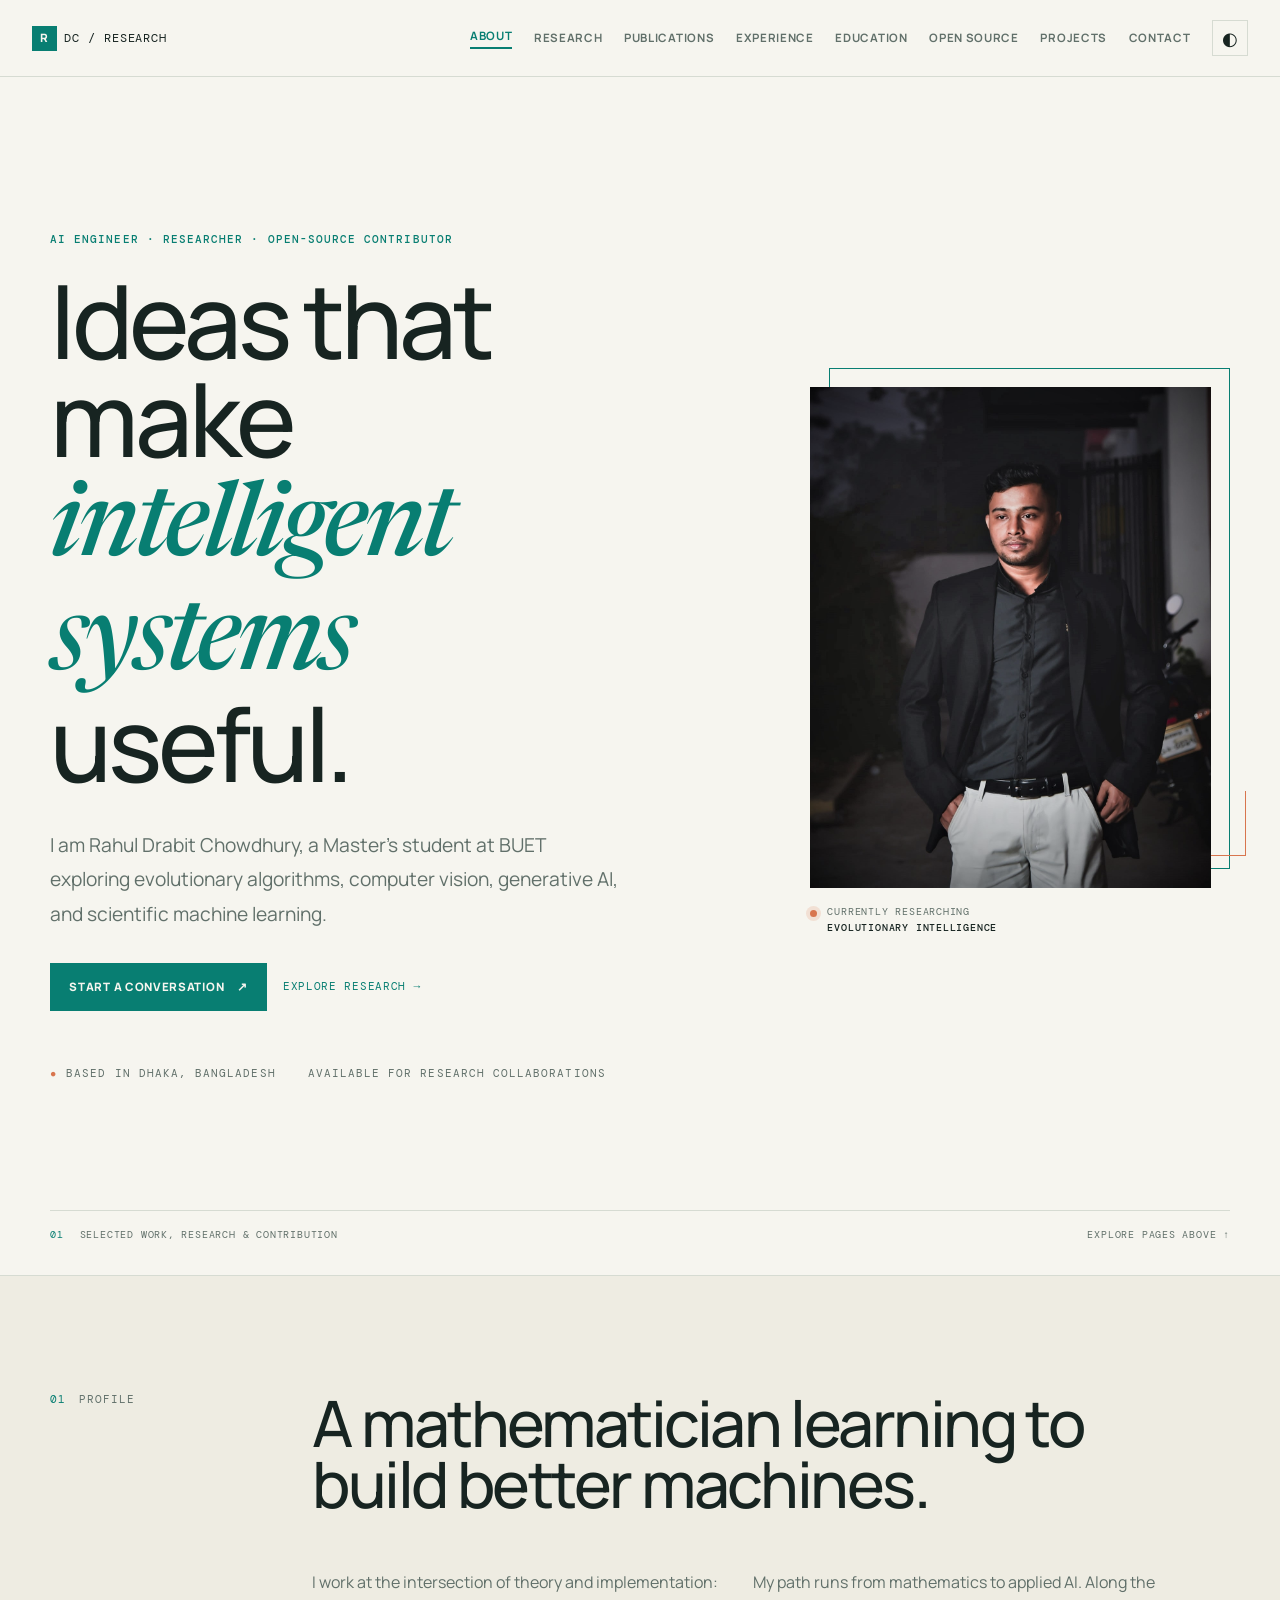
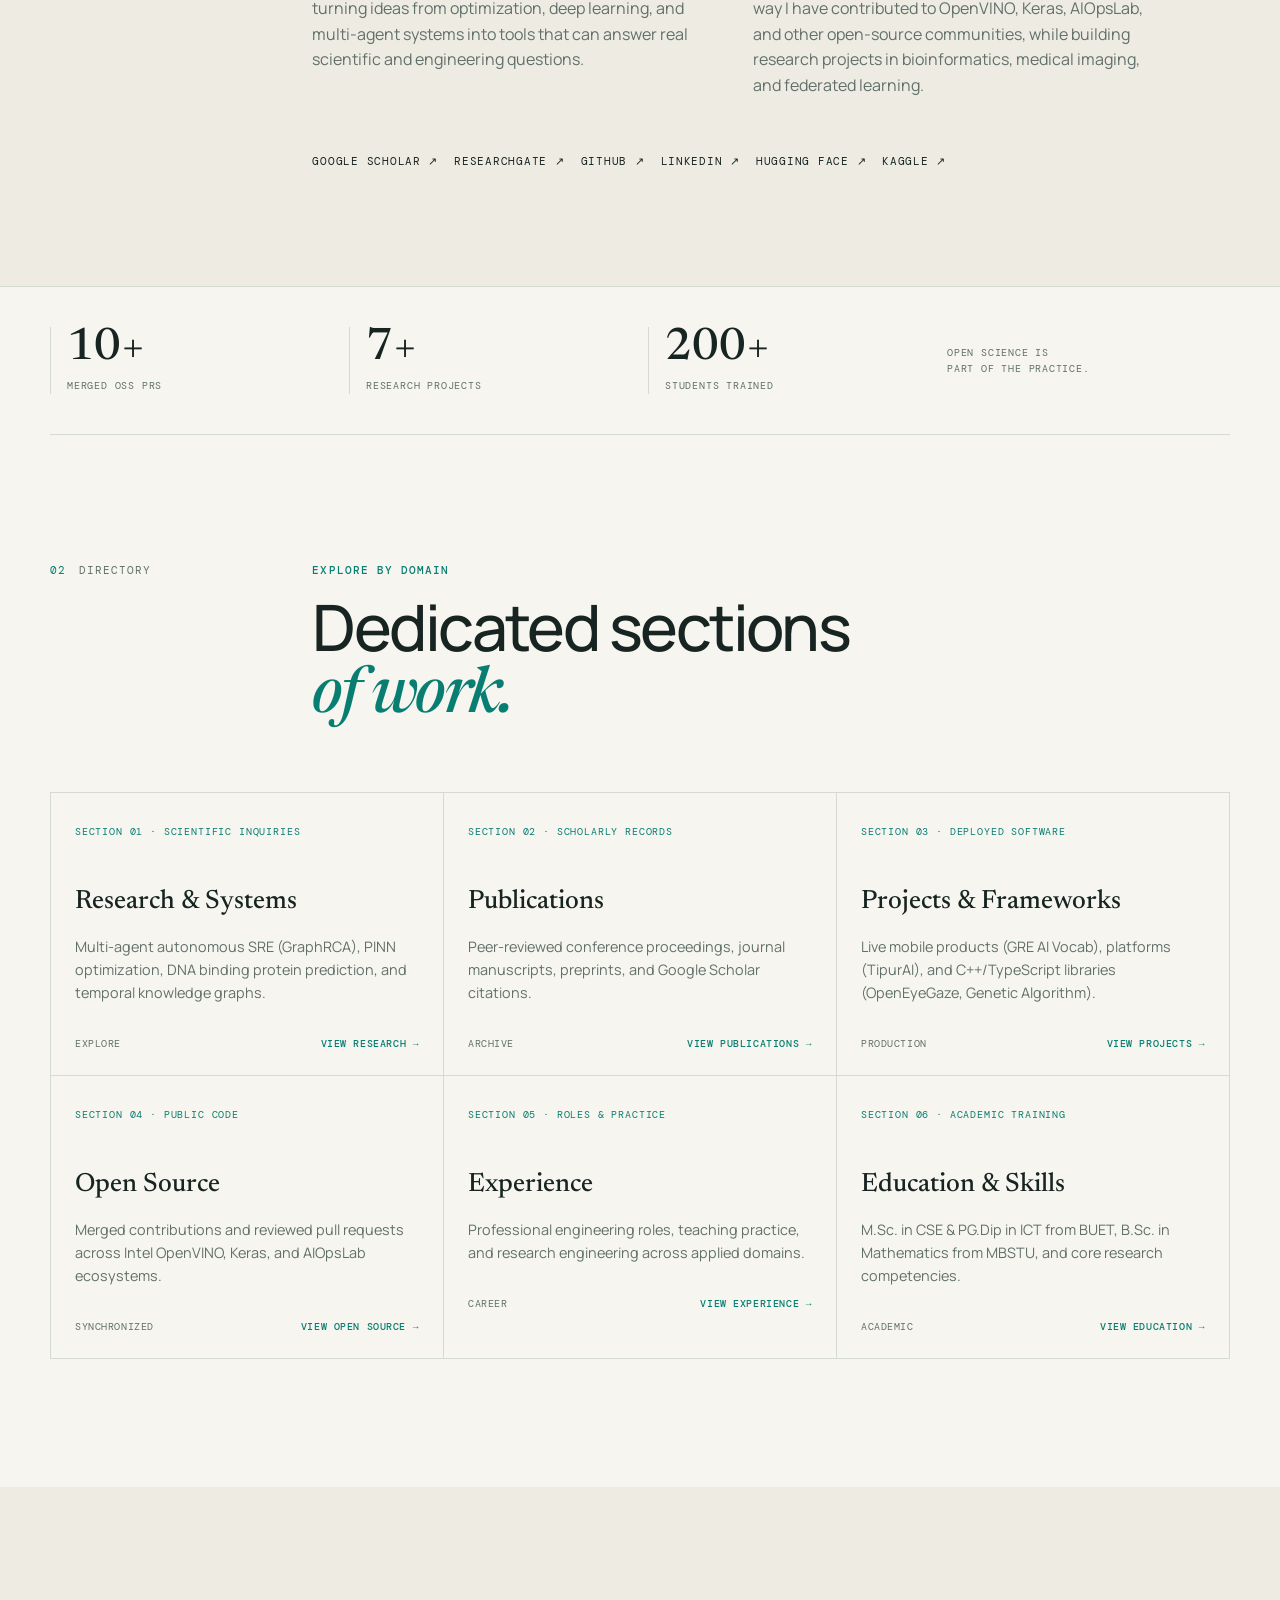
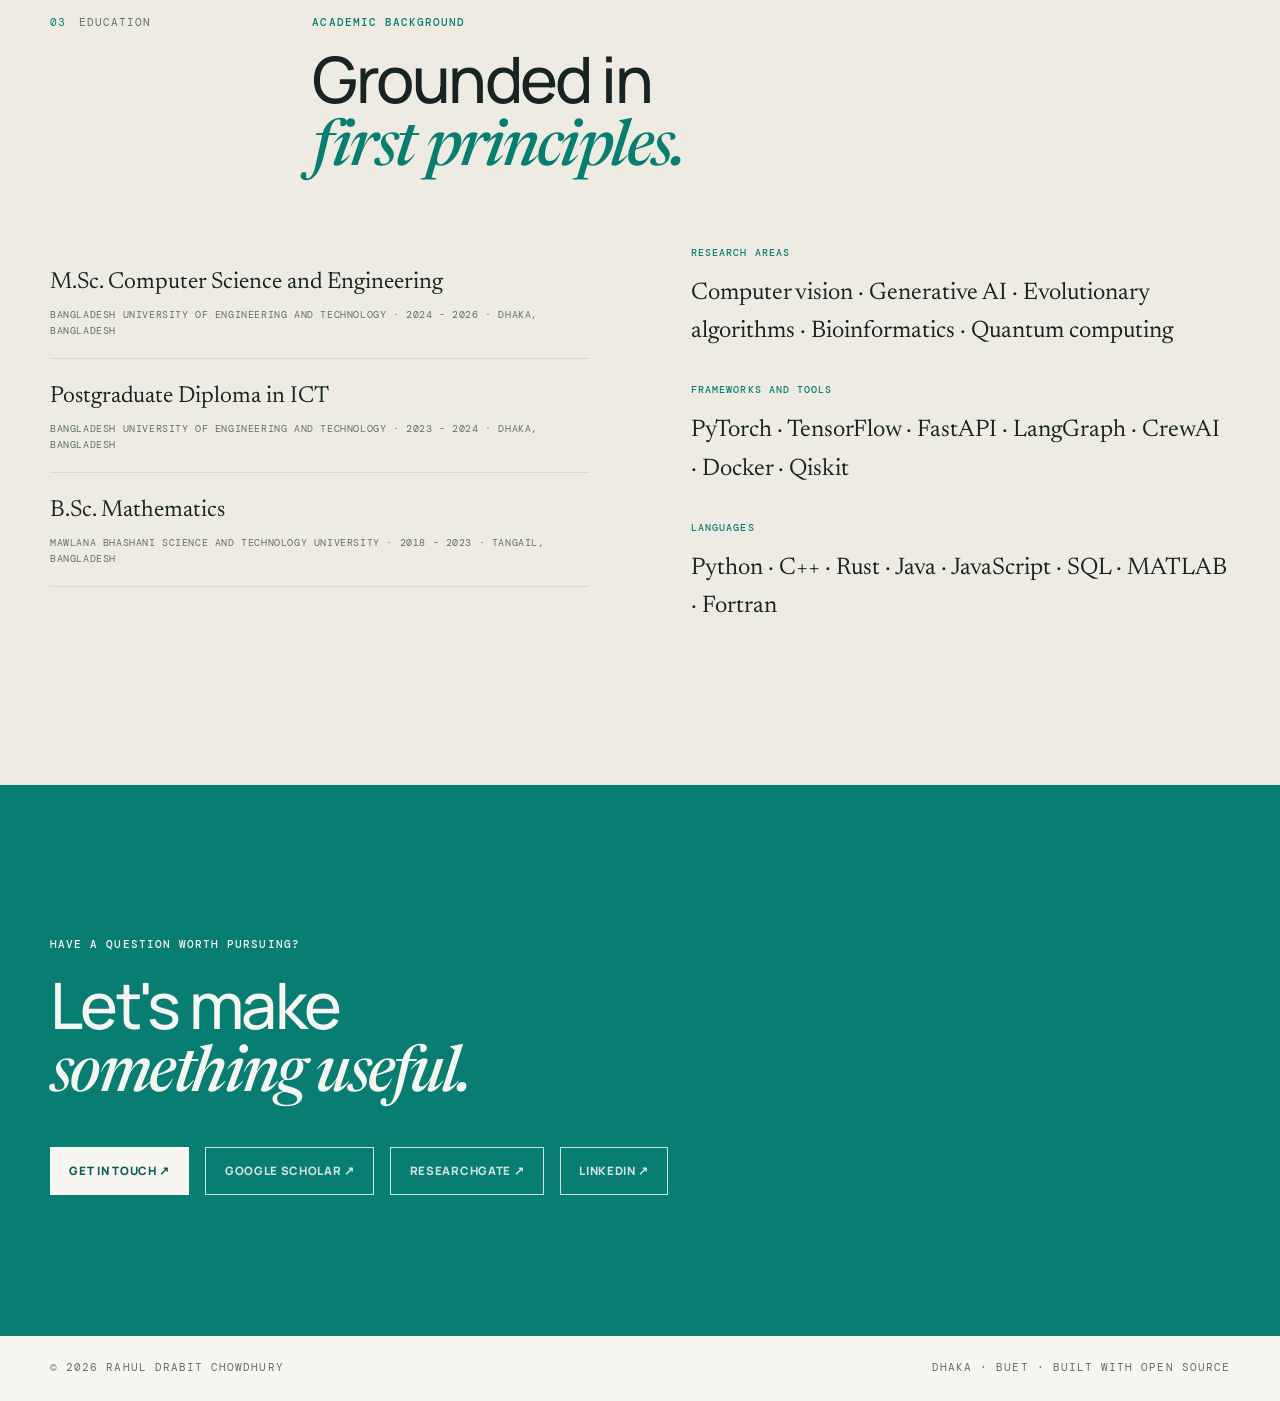
<file: index.html>
<!doctype html>
<html lang="en" data-theme="light">
<head>
  <meta charset="utf-8">
  <meta name="viewport" content="width=device-width, initial-scale=1">
  <meta name="description" content="Rahul Drabit Chowdhury is an AI engineer and researcher working across evolutionary algorithms, computer vision, and generative AI.">
  <title>Rahul Drabit Chowdhury | AI Engineer & Researcher</title>
  <script>
    (() => {
      try {
        const savedTheme = localStorage.getItem('theme');
        document.documentElement.dataset.theme = savedTheme === 'dark' ? 'dark' : 'light';
      } catch {
        document.documentElement.dataset.theme = 'light';
      }
    })();
  </script>
  <link rel="preconnect" href="https://fonts.googleapis.com">
  <link rel="preconnect" href="https://fonts.gstatic.com" crossorigin>
  <link href="https://fonts.googleapis.com/css2?family=DM+Mono:wght@400;500&family=Manrope:wght@400;500;600;700;800&family=Newsreader:opsz,wght@6..72,400;6..72,500;6..72,600;6..72,700&display=swap" rel="stylesheet">
  <link rel="stylesheet" href="css/styles.css">
  <script type="module" src="js/app.js" defer></script>
</head>
<body>
  <a class="skip-link" href="#main-content">Skip to content</a>
  <header class="site-header">
    <nav class="nav-shell" aria-label="Primary navigation">
      <a class="brand" href="index.html" aria-label="Rahul Drabit Chowdhury home"><span>R</span>DC / research</a>
      <button class="menu-toggle" type="button" aria-expanded="false" aria-controls="site-menu">
        <span class="menu-icon" aria-hidden="true">☰</span>
        <span class="sr-only">Open navigation</span>
      </button>
      <div class="nav-menu" id="site-menu">
        <a href="index.html" class="is-active" aria-current="page">About</a>
        <a href="research.html">Research</a>
        <a href="publications.html">Publications</a>
        <a href="experience.html">Experience</a>
        <a href="education.html">Education</a>
        <a href="opensource.html">Open source</a>
        <a href="projects.html">Projects</a>
        <a href="contact.html">Contact</a>
        <button class="theme-toggle" type="button" aria-label="Switch to dark theme" title="Toggle theme"><span aria-hidden="true">◐</span></button>
      </div>
    </nav>
  </header>

  <main id="main-content">
    <section class="hero section-wrap" id="top" aria-labelledby="hero-title">
      <div class="hero-grid">
        <div class="hero-copy">
          <p class="eyebrow reveal">AI engineer · researcher · open-source contributor</p>
          <h1 class="reveal" id="hero-title">Ideas that make<br><em>intelligent systems</em> useful.</h1>
          <p class="hero-lede reveal">I am Rahul Drabit Chowdhury, a Master's student at BUET exploring evolutionary algorithms, computer vision, generative AI, and scientific machine learning.</p>
          <div class="hero-actions reveal">
            <a class="button button-primary" href="contact.html">Start a conversation <span aria-hidden="true">↗</span></a>
            <a class="text-link" href="research.html">Explore research <span aria-hidden="true">→</span></a>
          </div>
          <div class="hero-meta reveal"><span>Based in Dhaka, Bangladesh</span><span>Available for research collaborations</span></div>
        </div>
        <div class="hero-portrait reveal">
          <div class="portrait-frame">
            <img src="https://rahuldrabit.github.io/images/MyImage.jpg" alt="Rahul Drabit Chowdhury" loading="eager">
          </div>
          <div class="portrait-note"><span class="status-dot"></span><span>Currently researching<br><strong>evolutionary intelligence</strong></span></div>
        </div>
      </div>
      <div class="hero-ruler" aria-hidden="true"><span>01</span><span>Selected work, research & contribution</span><span>Explore pages above ↑</span></div>
    </section>

    <section class="intro-band" id="about" aria-labelledby="about-title">
      <div class="section-wrap intro-grid">
        <div class="section-label"><span>01</span><span>Profile</span></div>
        <div class="intro-content">
          <h2 id="about-title">A mathematician learning to build better machines.</h2>
          <div class="intro-columns">
            <p>I work at the intersection of theory and implementation: turning ideas from optimization, deep learning, and multi-agent systems into tools that can answer real scientific and engineering questions.</p>
            <p>My path runs from mathematics to applied AI. Along the way I have contributed to OpenVINO, Keras, AIOpsLab, and other open-source communities, while building research projects in bioinformatics, medical imaging, and federated learning.</p>
          </div>
          <div class="link-row">
            <a href="https://scholar.google.com/citations?user=BV6XABcAAAAJ&hl=en" target="_blank" rel="noopener noreferrer">Google Scholar ↗</a>
            <a href="https://www.researchgate.net/profile/Rahul-Chowdhury-12" target="_blank" rel="noopener noreferrer">ResearchGate ↗</a>
            <a href="https://github.com/rahuldrabit" target="_blank" rel="noopener noreferrer">GitHub ↗</a>
            <a href="https://linkedin.com/in/rahuldrabit" target="_blank" rel="noopener noreferrer">LinkedIn ↗</a>
            <a href="https://huggingface.co/rahuldrabit" target="_blank" rel="noopener noreferrer">Hugging Face ↗</a>
            <a href="https://kaggle.com/rahuldrabit" target="_blank" rel="noopener noreferrer">Kaggle ↗</a>
          </div>
        </div>
      </div>
    </section>

    <section class="section-wrap metrics-section" aria-label="Portfolio metrics">
      <div class="metric"><strong id="metric-prs">6+</strong><span>merged OSS PRs</span></div>
      <div class="metric"><strong id="metric-projects">7+</strong><span>research projects</span></div>
      <div class="metric"><strong>200+</strong><span>students trained</span></div>
      <div class="metric metric-note"><span>Open science is<br>part of the practice.</span></div>
    </section>

    <section class="section-wrap content-section" id="featured-overview" aria-labelledby="highlights-title">
      <div class="section-heading reveal">
        <div class="section-label"><span>02</span><span>Directory</span></div>
        <div>
          <p class="eyebrow">Explore by domain</p>
          <h2 id="highlights-title">Dedicated sections<br><em>of work.</em></h2>
        </div>
      </div>

      <div class="directory-grid">
        <a class="contribution-card" href="research.html">
          <span class="card-kicker">Section 01 · Scientific Inquiries</span>
          <h3>Research & Systems</h3>
          <p>Multi-agent autonomous SRE (GraphRCA), PINN optimization, DNA binding protein prediction, and temporal knowledge graphs.</p>
          <div class="card-footer">
            <span>Explore</span>
            <strong>View Research →</strong>
          </div>
        </a>

        <a class="contribution-card" href="publications.html">
          <span class="card-kicker">Section 02 · Scholarly Records</span>
          <h3>Publications</h3>
          <p>Peer-reviewed conference proceedings, journal manuscripts, preprints, and Google Scholar citations.</p>
          <div class="card-footer">
            <span>Archive</span>
            <strong>View Publications →</strong>
          </div>
        </a>

        <a class="contribution-card" href="projects.html">
          <span class="card-kicker">Section 03 · Deployed Software</span>
          <h3>Projects & Frameworks</h3>
          <p>Live mobile products (GRE AI Vocab), platforms (TipurAI), and C++/TypeScript libraries (OpenEyeGaze, Genetic Algorithm).</p>
          <div class="card-footer">
            <span>Production</span>
            <strong>View Projects →</strong>
          </div>
        </a>

        <a class="contribution-card" href="opensource.html">
          <span class="card-kicker">Section 04 · Public Code</span>
          <h3>Open Source</h3>
          <p>Merged contributions and reviewed pull requests across Intel OpenVINO, Keras, and AIOpsLab ecosystems.</p>
          <div class="card-footer">
            <span>Synchronized</span>
            <strong>View Open Source →</strong>
          </div>
        </a>

        <a class="contribution-card" href="experience.html">
          <span class="card-kicker">Section 05 · Roles & Practice</span>
          <h3>Experience</h3>
          <p>Professional engineering roles, teaching practice, and research engineering across applied domains.</p>
          <div class="card-footer">
            <span>Career</span>
            <strong>View Experience →</strong>
          </div>
        </a>

        <a class="contribution-card" href="education.html">
          <span class="card-kicker">Section 06 · Academic Training</span>
          <h3>Education & Skills</h3>
          <p>M.Sc. in CSE & PG.Dip in ICT from BUET, B.Sc. in Mathematics from MBSTU, and core research competencies.</p>
          <div class="card-footer">
            <span>Academic</span>
            <strong>View Education →</strong>
          </div>
        </a>
      </div>
    </section>

    <section class="soft-band" id="education-summary" aria-labelledby="edu-summary-title">
      <div class="section-wrap content-section compact-section">
        <div class="section-heading reveal">
          <div class="section-label"><span>03</span><span>Education</span></div>
          <div>
            <p class="eyebrow">Academic background</p>
            <h2 id="edu-summary-title">Grounded in<br><em>first principles.</em></h2>
          </div>
        </div>
        <div class="education-layout">
          <div class="education-list" data-section="education">
            <p class="loading-state">Loading education...</p>
          </div>
          <div class="skills-list" data-section="skills">
            <p class="loading-state">Loading skills...</p>
          </div>
        </div>
      </div>
    </section>

    <section class="contact-band" id="contact" aria-labelledby="contact-title">
      <div class="section-wrap contact-content">
        <p class="eyebrow">Have a question worth pursuing?</p>
        <h2 id="contact-title">Let's make<br><em>something useful.</em></h2>
        <div class="contact-actions">
          <a class="button button-primary" href="contact.html">Get in touch ↗</a>
          <a class="button button-quiet" href="https://scholar.google.com/citations?user=BV6XABcAAAAJ&hl=en" target="_blank" rel="noopener noreferrer">Google Scholar ↗</a>
          <a class="button button-quiet" href="https://www.researchgate.net/profile/Rahul-Chowdhury-12" target="_blank" rel="noopener noreferrer">ResearchGate ↗</a>
          <a class="button button-quiet" href="https://linkedin.com/in/rahuldrabit" target="_blank" rel="noopener noreferrer">LinkedIn ↗</a>
        </div>
      </div>
    </section>
  </main>

  <footer class="site-footer">
    <div class="section-wrap footer-inner">
      <span>© <span id="current-year">2026</span> Rahul Drabit Chowdhury</span>
      <span>Dhaka · BUET · Built with open source</span>
    </div>
  </footer>
</body>
</html>
</file>
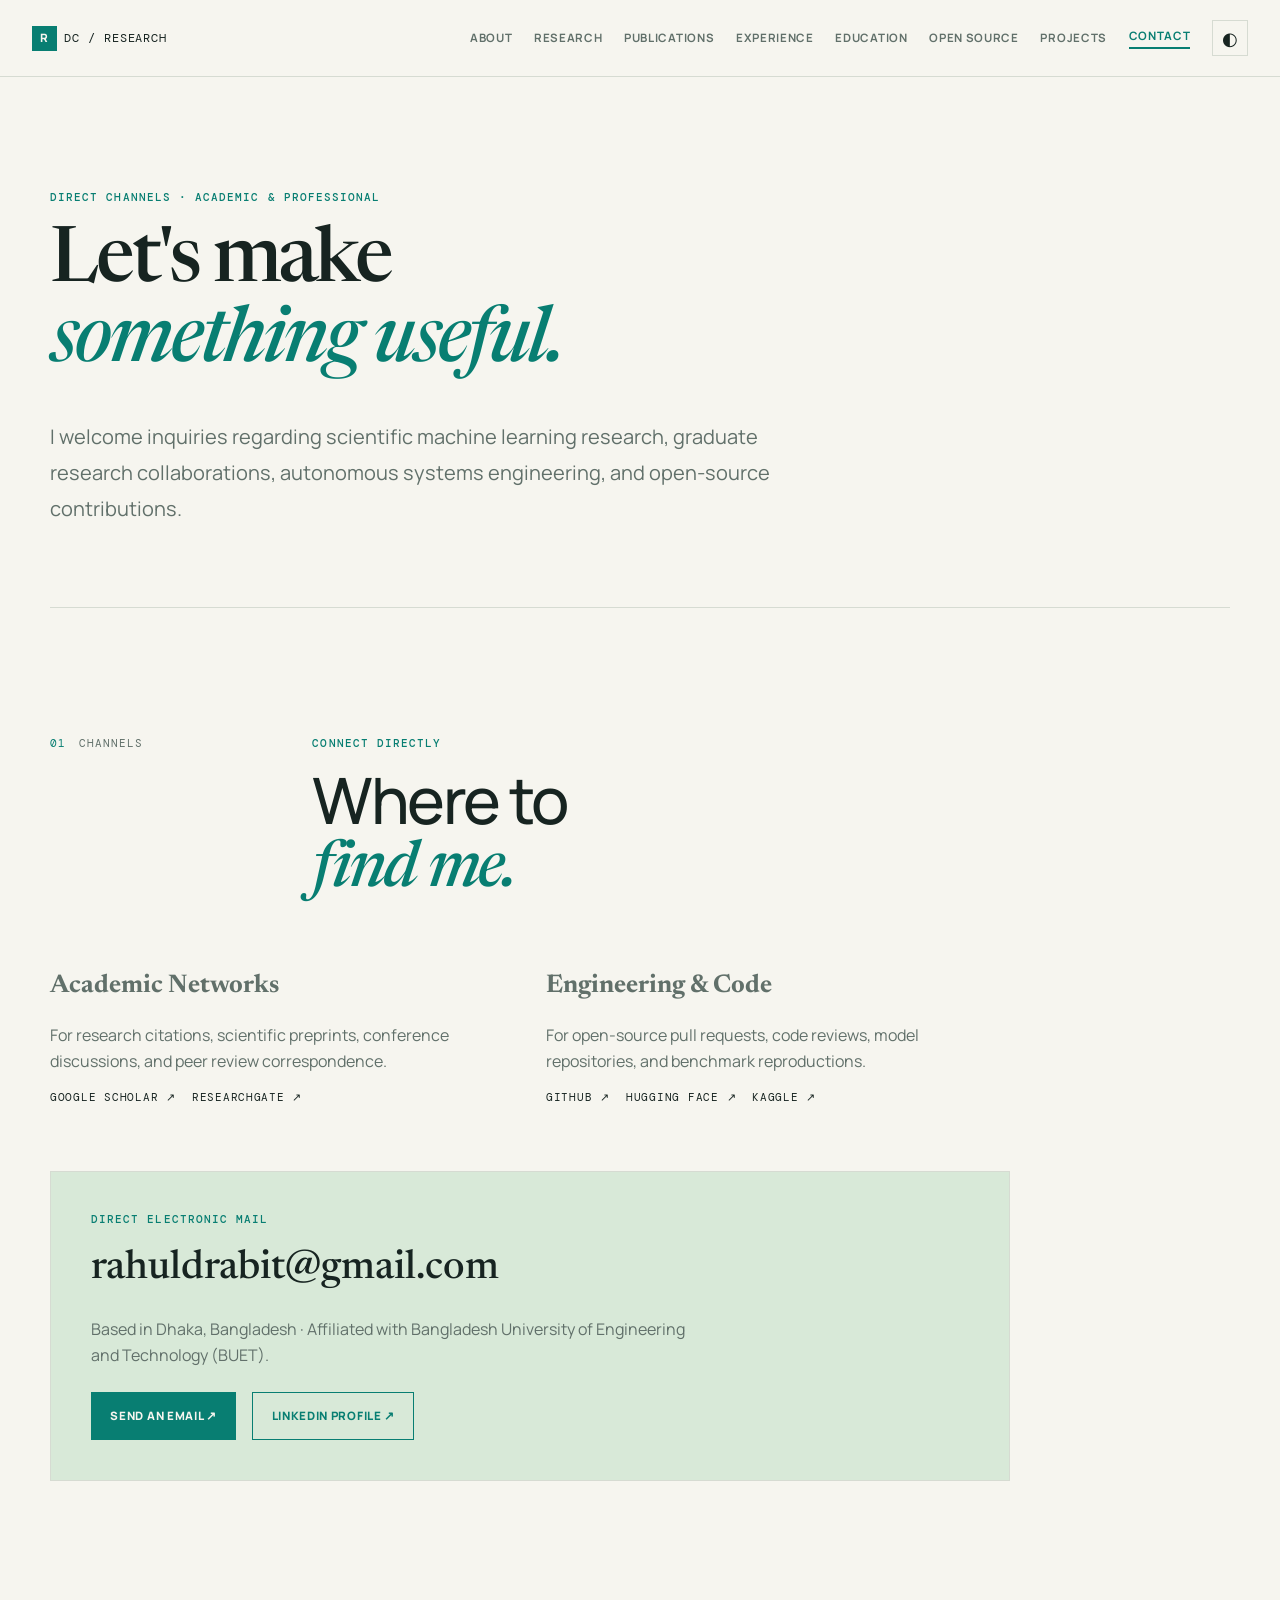
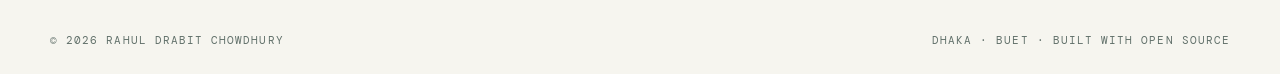
<file: contact.html>
<!doctype html>
<html lang="en" data-theme="light">
<head>
  <meta charset="utf-8">
  <meta name="viewport" content="width=device-width, initial-scale=1">
  <meta name="description" content="Contact Rahul Drabit Chowdhury - AI Engineer, Researcher, and Open Source Contributor.">
  <title>Contact | Rahul Drabit Chowdhury</title>
  <script>
    (() => {
      try {
        const savedTheme = localStorage.getItem('theme');
        document.documentElement.dataset.theme = savedTheme === 'dark' ? 'dark' : 'light';
      } catch {
        document.documentElement.dataset.theme = 'light';
      }
    })();
  </script>
  <link rel="preconnect" href="https://fonts.googleapis.com">
  <link rel="preconnect" href="https://fonts.gstatic.com" crossorigin>
  <link href="https://fonts.googleapis.com/css2?family=DM+Mono:wght@400;500&family=Manrope:wght@400;500;600;700;800&family=Newsreader:opsz,wght@6..72,400;6..72,500;6..72,600;6..72,700&display=swap" rel="stylesheet">
  <link rel="stylesheet" href="css/styles.css">
  <script type="module" src="js/app.js" defer></script>
</head>
<body>
  <a class="skip-link" href="#main-content">Skip to content</a>
  <header class="site-header">
    <nav class="nav-shell" aria-label="Primary navigation">
      <a class="brand" href="index.html" aria-label="Rahul Drabit Chowdhury home"><span>R</span>DC / research</a>
      <button class="menu-toggle" type="button" aria-expanded="false" aria-controls="site-menu">
        <span class="menu-icon" aria-hidden="true">☰</span>
        <span class="sr-only">Open navigation</span>
      </button>
      <div class="nav-menu" id="site-menu">
        <a href="index.html">About</a>
        <a href="research.html">Research</a>
        <a href="publications.html">Publications</a>
        <a href="experience.html">Experience</a>
        <a href="education.html">Education</a>
        <a href="opensource.html">Open source</a>
        <a href="projects.html">Projects</a>
        <a href="contact.html" class="is-active" aria-current="page">Contact</a>
        <button class="theme-toggle" type="button" aria-label="Switch to dark theme" title="Toggle theme"><span aria-hidden="true">◐</span></button>
      </div>
    </nav>
  </header>

  <main id="main-content">
    <section class="section-wrap hero-compact" id="top" aria-labelledby="contact-main-title">
      <p class="eyebrow reveal">Direct channels · Academic & Professional</p>
      <h1 class="reveal" id="contact-main-title">Let's make<br><em>something useful.</em></h1>
      <p class="hero-lede reveal">I welcome inquiries regarding scientific machine learning research, graduate research collaborations, autonomous systems engineering, and open-source contributions.</p>
    </section>

    <section class="section-wrap content-section" aria-labelledby="reachout-title">
      <div class="section-heading reveal">
        <div class="section-label"><span>01</span><span>Channels</span></div>
        <div>
          <p class="eyebrow">Connect directly</p>
          <h2 id="reachout-title">Where to<br><em>find me.</em></h2>
        </div>
      </div>

      <div class="intro-columns" style="max-width: 960px; margin-bottom: 4rem;">
        <div>
          <h3 style="font-family: var(--serif); font-size: 1.6rem; margin: 0 0 .5rem;">Academic Networks</h3>
          <p>For research citations, scientific preprints, conference discussions, and peer review correspondence.</p>
          <div class="link-row" style="margin-top: 1rem;">
            <a href="https://scholar.google.com/citations?user=BV6XABcAAAAJ&hl=en" target="_blank" rel="noopener noreferrer">Google Scholar ↗</a>
            <a href="https://www.researchgate.net/profile/Rahul-Chowdhury-12" target="_blank" rel="noopener noreferrer">ResearchGate ↗</a>
          </div>
        </div>

        <div>
          <h3 style="font-family: var(--serif); font-size: 1.6rem; margin: 0 0 .5rem;">Engineering & Code</h3>
          <p>For open-source pull requests, code reviews, model repositories, and benchmark reproductions.</p>
          <div class="link-row" style="margin-top: 1rem;">
            <a href="https://github.com/rahuldrabit" target="_blank" rel="noopener noreferrer">GitHub ↗</a>
            <a href="https://huggingface.co/rahuldrabit" target="_blank" rel="noopener noreferrer">Hugging Face ↗</a>
            <a href="https://kaggle.com/rahuldrabit" target="_blank" rel="noopener noreferrer">Kaggle ↗</a>
          </div>
        </div>
      </div>

      <div class="contact-card">
        <p class="eyebrow" style="margin: 0 0 .5rem;">Direct electronic mail</p>
        <h3>rahuldrabit@gmail.com</h3>
        <p style="color: var(--muted); margin: 0 0 1.5rem; max-width: 600px;">Based in Dhaka, Bangladesh · Affiliated with Bangladesh University of Engineering and Technology (BUET).</p>
        <div class="contact-actions">
          <a class="button button-primary" href="mailto:rahuldrabit@gmail.com">Send an Email ↗</a>
          <a class="button button-quiet" href="https://linkedin.com/in/rahuldrabit" target="_blank" rel="noopener noreferrer" style="border-color: var(--accent); color: var(--accent);">LinkedIn Profile ↗</a>
        </div>
      </div>
    </section>
  </main>

  <footer class="site-footer">
    <div class="section-wrap footer-inner">
      <span>© <span id="current-year">2026</span> Rahul Drabit Chowdhury</span>
      <span>Dhaka · BUET · Built with open source</span>
    </div>
  </footer>
</body>
</html>
</file>
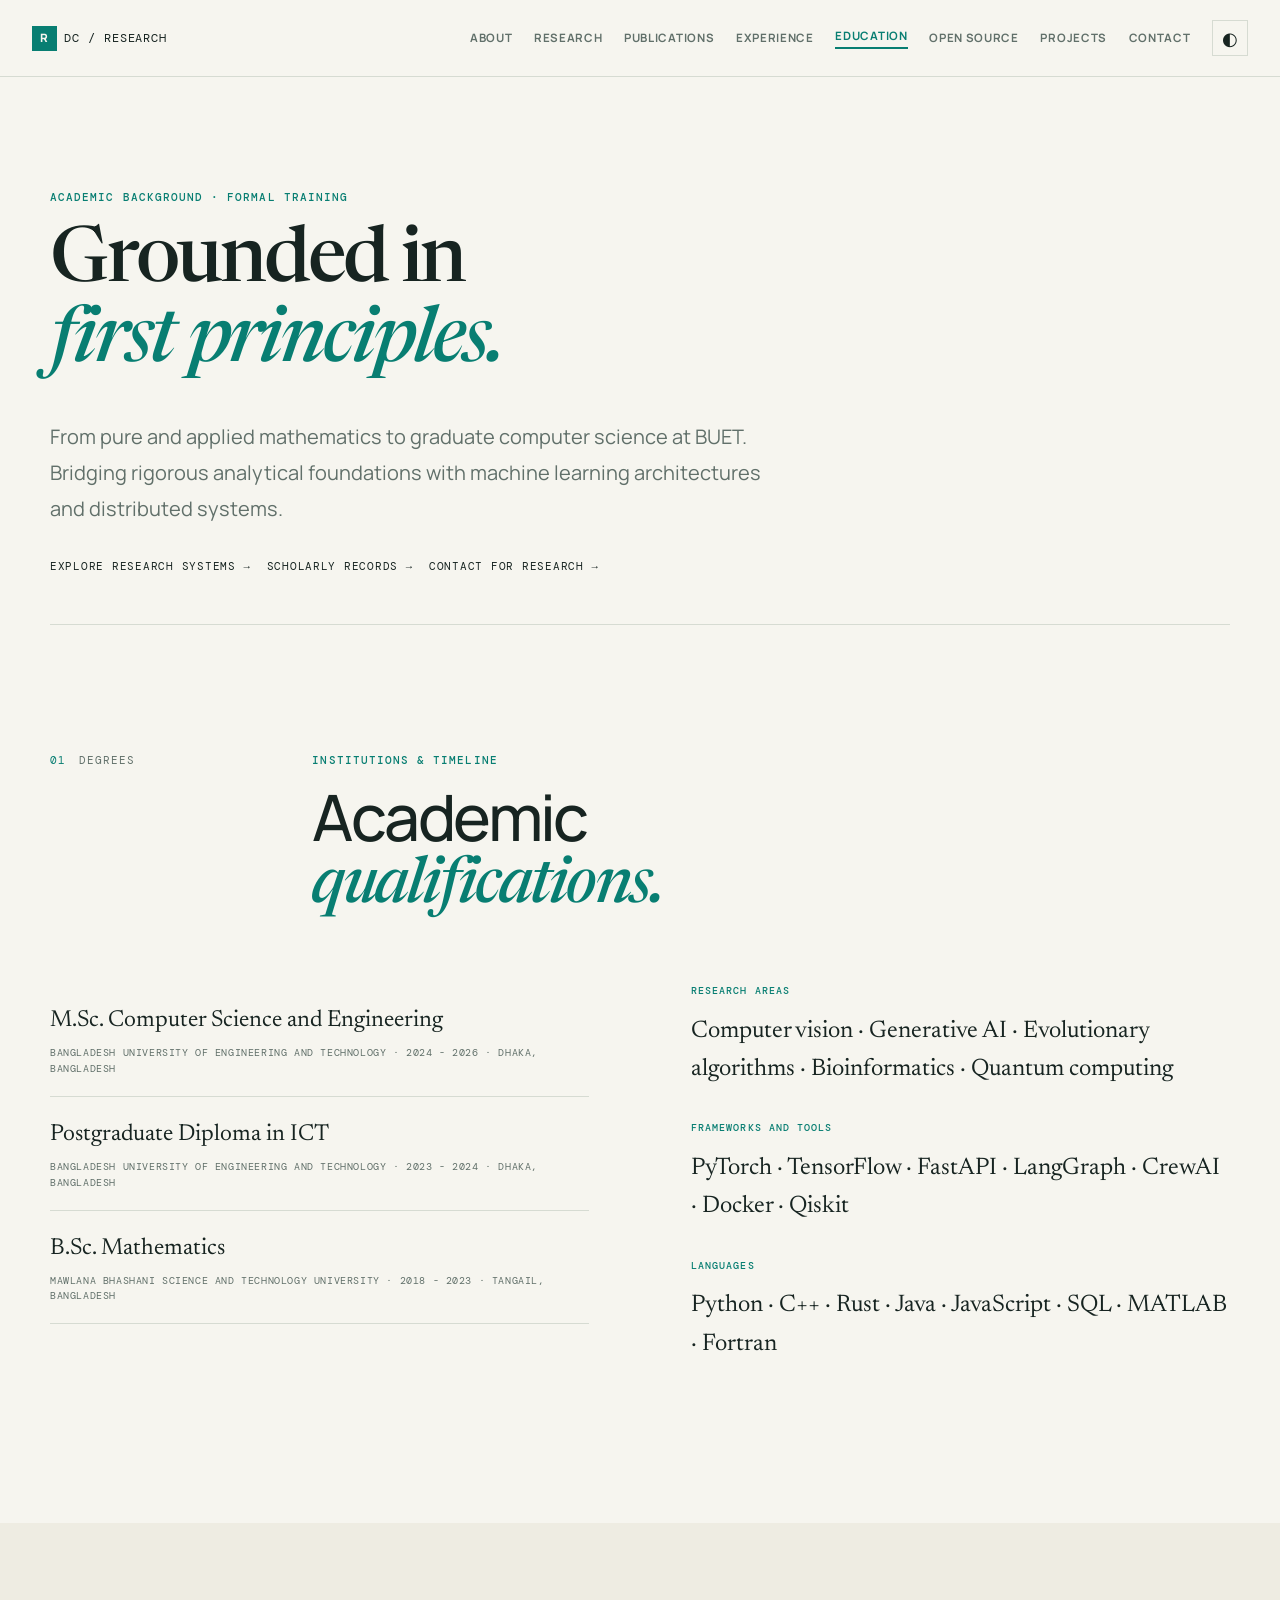
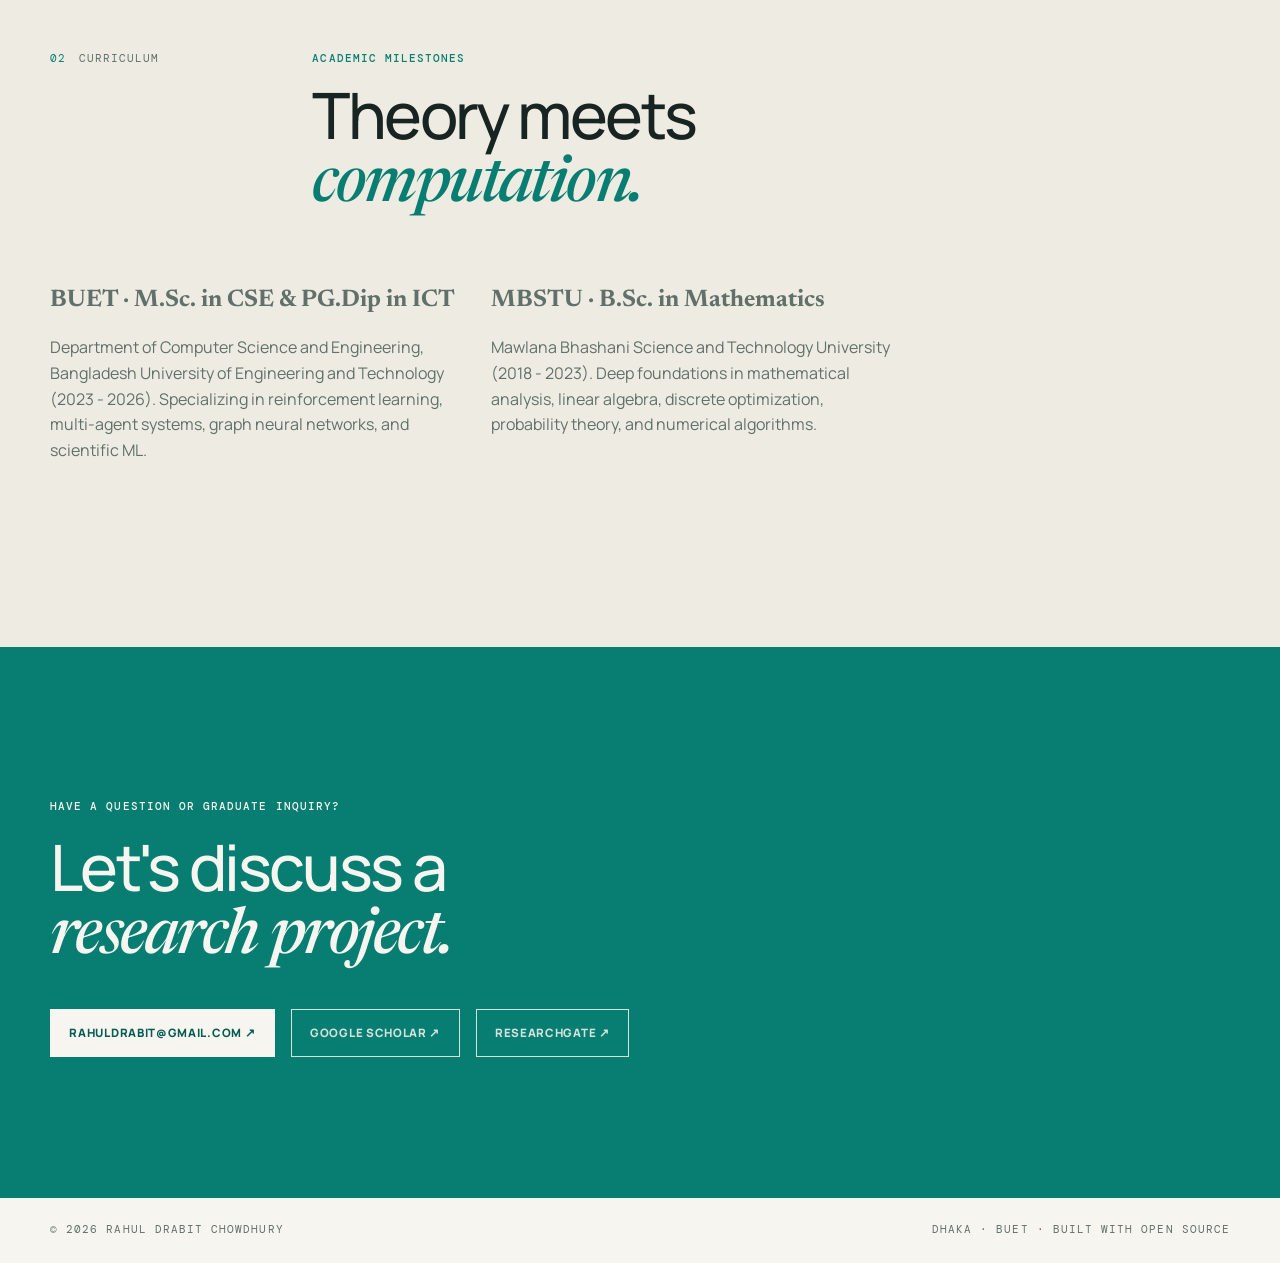
<file: education.html>
<!doctype html>
<html lang="en" data-theme="light">
<head>
  <meta charset="utf-8">
  <meta name="viewport" content="width=device-width, initial-scale=1">
  <meta name="description" content="Education, academic qualifications, and foundational training of Rahul Drabit Chowdhury.">
  <title>Education | Rahul Drabit Chowdhury</title>
  <script>
    (() => {
      try {
        const savedTheme = localStorage.getItem('theme');
        document.documentElement.dataset.theme = savedTheme === 'dark' ? 'dark' : 'light';
      } catch {
        document.documentElement.dataset.theme = 'light';
      }
    })();
  </script>
  <link rel="preconnect" href="https://fonts.googleapis.com">
  <link rel="preconnect" href="https://fonts.gstatic.com" crossorigin>
  <link href="https://fonts.googleapis.com/css2?family=DM+Mono:wght@400;500&family=Manrope:wght@400;500;600;700;800&family=Newsreader:opsz,wght@6..72,400;6..72,500;6..72,600;6..72,700&display=swap" rel="stylesheet">
  <link rel="stylesheet" href="css/styles.css">
  <script type="module" src="js/app.js" defer></script>
</head>
<body>
  <a class="skip-link" href="#main-content">Skip to content</a>
  <header class="site-header">
    <nav class="nav-shell" aria-label="Primary navigation">
      <a class="brand" href="index.html" aria-label="Rahul Drabit Chowdhury home"><span>R</span>DC / research</a>
      <button class="menu-toggle" type="button" aria-expanded="false" aria-controls="site-menu">
        <span class="menu-icon" aria-hidden="true">☰</span>
        <span class="sr-only">Open navigation</span>
      </button>
      <div class="nav-menu" id="site-menu">
        <a href="index.html">About</a>
        <a href="research.html">Research</a>
        <a href="publications.html">Publications</a>
        <a href="experience.html">Experience</a>
        <a href="education.html" class="is-active" aria-current="page">Education</a>
        <a href="opensource.html">Open source</a>
        <a href="projects.html">Projects</a>
        <a href="contact.html">Contact</a>
        <button class="theme-toggle" type="button" aria-label="Switch to dark theme" title="Toggle theme"><span aria-hidden="true">◐</span></button>
      </div>
    </nav>
  </header>

  <main id="main-content">
    <section class="section-wrap hero-compact" id="top" aria-labelledby="edu-hero-title">
      <p class="eyebrow reveal">Academic background · Formal training</p>
      <h1 class="reveal" id="edu-hero-title">Grounded in<br><em>first principles.</em></h1>
      <p class="hero-lede reveal">From pure and applied mathematics to graduate computer science at BUET. Bridging rigorous analytical foundations with machine learning architectures and distributed systems.</p>
      <div class="link-row reveal">
        <a href="research.html">Explore Research Systems →</a>
        <a href="publications.html">Scholarly Records →</a>
        <a href="contact.html">Contact for Research →</a>
      </div>
    </section>

    <section class="section-wrap content-section" id="degrees" aria-labelledby="degrees-title">
      <div class="section-heading reveal">
        <div class="section-label"><span>01</span><span>Degrees</span></div>
        <div>
          <p class="eyebrow">Institutions & Timeline</p>
          <h2 id="degrees-title">Academic<br><em>qualifications.</em></h2>
        </div>
      </div>
      <div class="education-layout">
        <div class="education-list" data-section="education">
          <p class="loading-state">Loading education records...</p>
        </div>
        <div class="skills-list" data-section="skills">
          <p class="loading-state">Loading skills...</p>
        </div>
      </div>
    </section>

    <section class="soft-band" id="journey" aria-labelledby="journey-title">
      <div class="section-wrap content-section compact-section">
        <div class="section-heading reveal">
          <div class="section-label"><span>02</span><span>Curriculum</span></div>
          <div>
            <p class="eyebrow">Academic milestones</p>
            <h2 id="journey-title">Theory meets<br><em>computation.</em></h2>
          </div>
        </div>
        <div class="intro-columns">
          <div>
            <h3 style="font-family: var(--serif); font-size: 1.5rem; margin: 0 0 .5rem;">BUET · M.Sc. in CSE & PG.Dip in ICT</h3>
            <p>Department of Computer Science and Engineering, Bangladesh University of Engineering and Technology (2023 - 2026). Specializing in reinforcement learning, multi-agent systems, graph neural networks, and scientific ML.</p>
          </div>
          <div>
            <h3 style="font-family: var(--serif); font-size: 1.5rem; margin: 0 0 .5rem;">MBSTU · B.Sc. in Mathematics</h3>
            <p>Mawlana Bhashani Science and Technology University (2018 - 2023). Deep foundations in mathematical analysis, linear algebra, discrete optimization, probability theory, and numerical algorithms.</p>
          </div>
        </div>
      </div>
    </section>

    <section class="contact-band" id="contact" aria-labelledby="contact-title">
      <div class="section-wrap contact-content">
        <p class="eyebrow">Have a question or graduate inquiry?</p>
        <h2 id="contact-title">Let's discuss a<br><em>research project.</em></h2>
        <div class="contact-actions">
          <a class="button button-primary" href="mailto:rahuldrabit@gmail.com">rahuldrabit@gmail.com ↗</a>
          <a class="button button-quiet" href="https://scholar.google.com/citations?user=BV6XABcAAAAJ&hl=en" target="_blank" rel="noopener noreferrer">Google Scholar ↗</a>
          <a class="button button-quiet" href="https://www.researchgate.net/profile/Rahul-Chowdhury-12" target="_blank" rel="noopener noreferrer">ResearchGate ↗</a>
        </div>
      </div>
    </section>
  </main>

  <footer class="site-footer">
    <div class="section-wrap footer-inner">
      <span>© <span id="current-year">2026</span> Rahul Drabit Chowdhury</span>
      <span>Dhaka · BUET · Built with open source</span>
    </div>
  </footer>
</body>
</html>
</file>
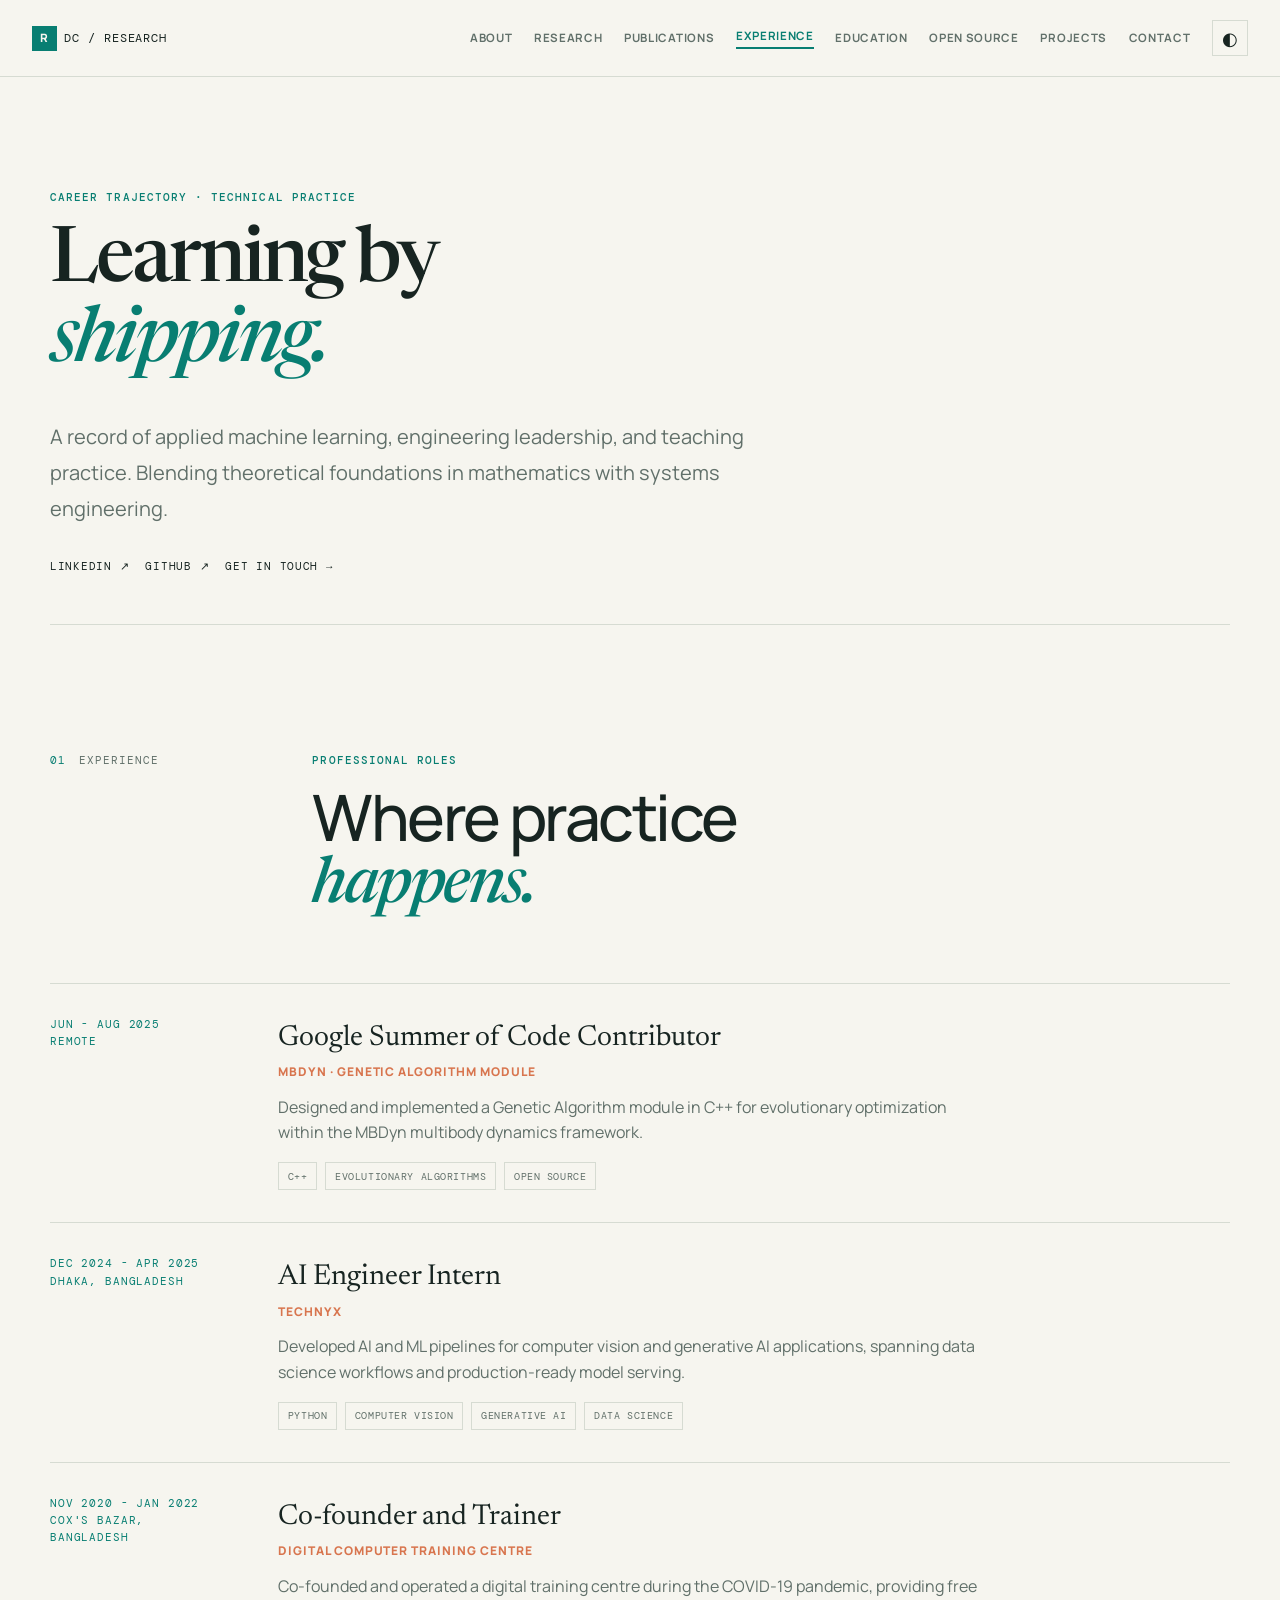
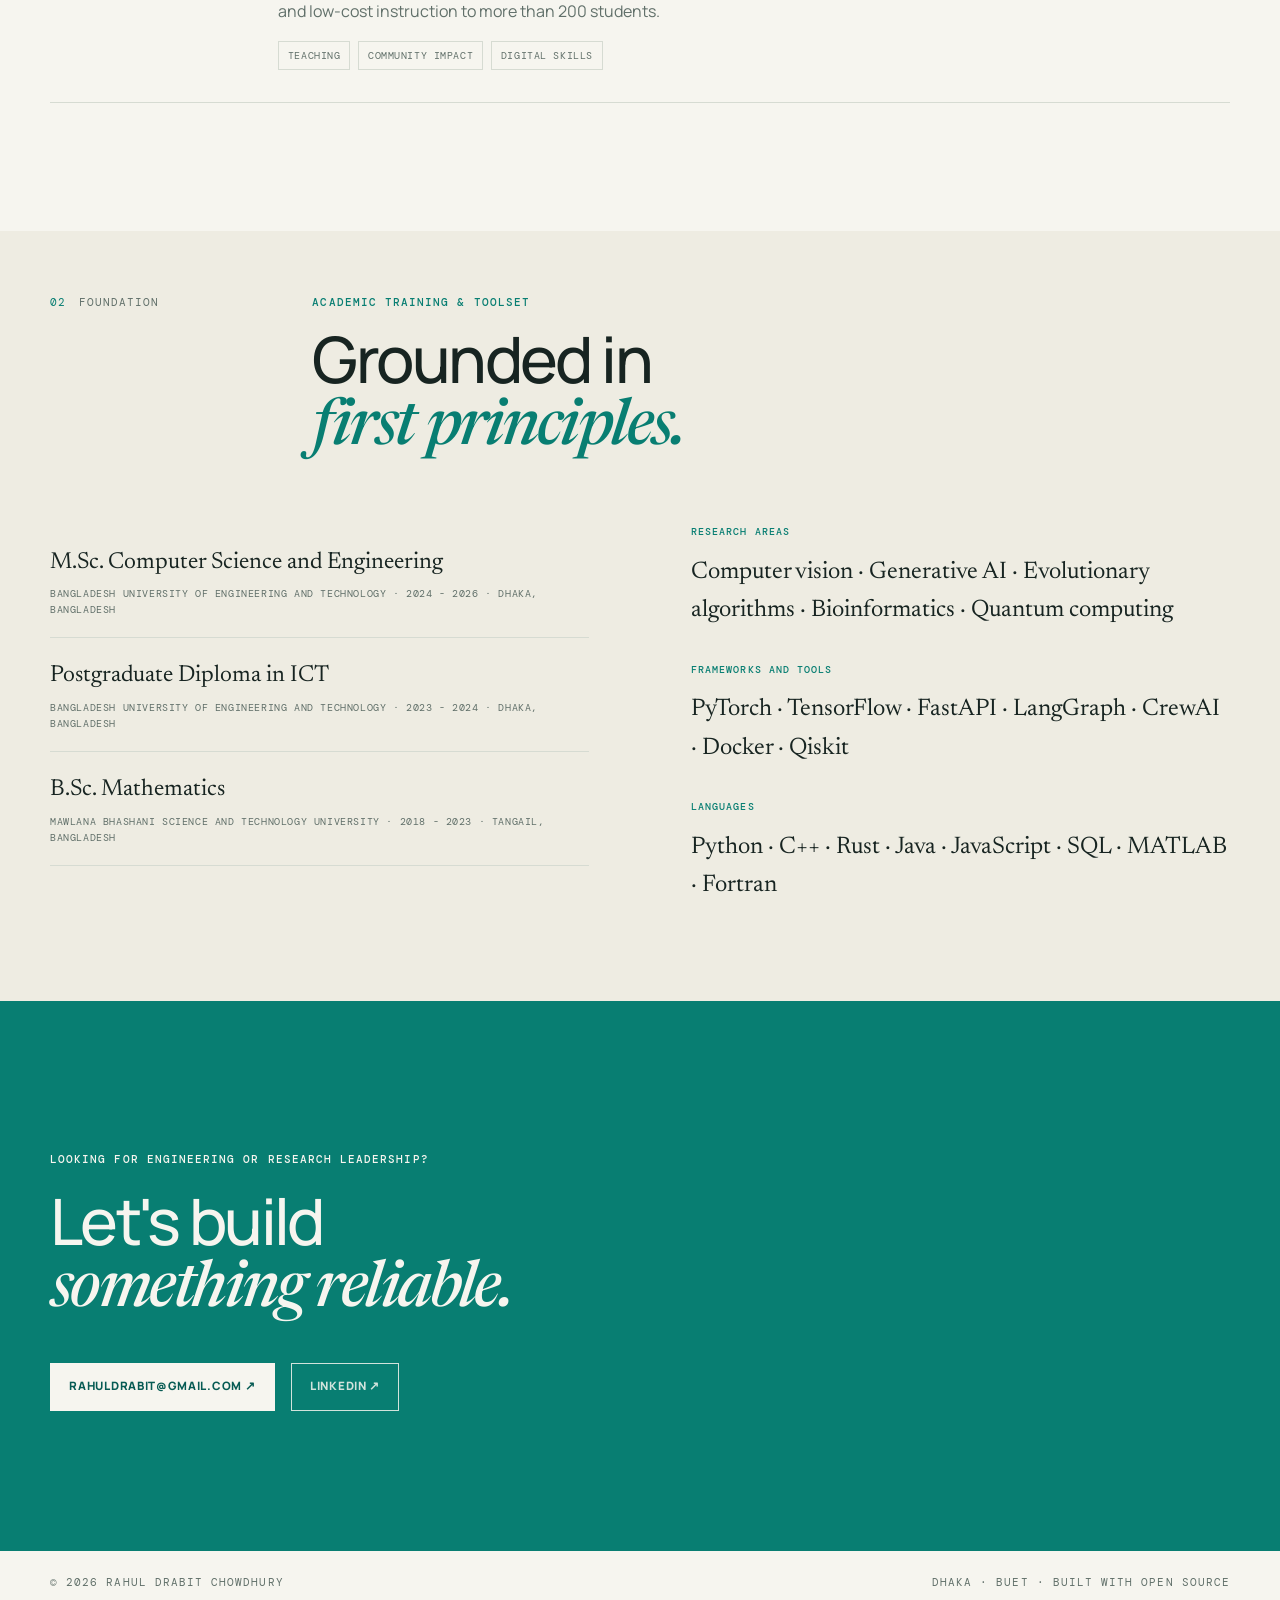
<file: experience.html>
<!doctype html>
<html lang="en" data-theme="light">
<head>
  <meta charset="utf-8">
  <meta name="viewport" content="width=device-width, initial-scale=1">
  <meta name="description" content="Experience, education, and technical skills of Rahul Drabit Chowdhury.">
  <title>Experience & Skills | Rahul Drabit Chowdhury</title>
  <script>
    (() => {
      try {
        const savedTheme = localStorage.getItem('theme');
        document.documentElement.dataset.theme = savedTheme === 'dark' ? 'dark' : 'light';
      } catch {
        document.documentElement.dataset.theme = 'light';
      }
    })();
  </script>
  <link rel="preconnect" href="https://fonts.googleapis.com">
  <link rel="preconnect" href="https://fonts.gstatic.com" crossorigin>
  <link href="https://fonts.googleapis.com/css2?family=DM+Mono:wght@400;500&family=Manrope:wght@400;500;600;700;800&family=Newsreader:opsz,wght@6..72,400;6..72,500;6..72,600;6..72,700&display=swap" rel="stylesheet">
  <link rel="stylesheet" href="css/styles.css">
  <script type="module" src="js/app.js" defer></script>
</head>
<body>
  <a class="skip-link" href="#main-content">Skip to content</a>
  <header class="site-header">
    <nav class="nav-shell" aria-label="Primary navigation">
      <a class="brand" href="index.html" aria-label="Rahul Drabit Chowdhury home"><span>R</span>DC / research</a>
      <button class="menu-toggle" type="button" aria-expanded="false" aria-controls="site-menu">
        <span class="menu-icon" aria-hidden="true">☰</span>
        <span class="sr-only">Open navigation</span>
      </button>
      <div class="nav-menu" id="site-menu">
        <a href="index.html">About</a>
        <a href="research.html">Research</a>
        <a href="publications.html">Publications</a>
        <a href="experience.html" class="is-active" aria-current="page">Experience</a>
        <a href="education.html">Education</a>
        <a href="opensource.html">Open source</a>
        <a href="projects.html">Projects</a>
        <a href="contact.html">Contact</a>
        <button class="theme-toggle" type="button" aria-label="Switch to dark theme" title="Toggle theme"><span aria-hidden="true">◐</span></button>
      </div>
    </nav>
  </header>

  <main id="main-content">
    <section class="section-wrap hero-compact" id="top" aria-labelledby="exp-title">
      <p class="eyebrow reveal">Career trajectory · Technical practice</p>
      <h1 class="reveal" id="exp-title">Learning by<br><em>shipping.</em></h1>
      <p class="hero-lede reveal">A record of applied machine learning, engineering leadership, and teaching practice. Blending theoretical foundations in mathematics with systems engineering.</p>
      <div class="link-row reveal">
        <a href="https://linkedin.com/in/rahuldrabit" target="_blank" rel="noopener noreferrer">LinkedIn ↗</a>
        <a href="https://github.com/rahuldrabit" target="_blank" rel="noopener noreferrer">GitHub ↗</a>
        <a href="contact.html">Get in Touch →</a>
      </div>
    </section>

    <section class="section-wrap content-section" id="work" aria-labelledby="work-title">
      <div class="section-heading reveal">
        <div class="section-label"><span>01</span><span>Experience</span></div>
        <div>
          <p class="eyebrow">Professional roles</p>
          <h2 id="work-title">Where practice<br><em>happens.</em></h2>
        </div>
      </div>
      <div class="timeline" data-section="experience">
        <p class="loading-state">Loading experience records...</p>
      </div>
    </section>

    <section class="soft-band" id="education-skills" aria-labelledby="edu-title">
      <div class="section-wrap content-section" style="padding-block: 4rem;">
        <div class="section-heading reveal">
          <div class="section-label"><span>02</span><span>Foundation</span></div>
          <div>
            <p class="eyebrow">Academic training & toolset</p>
            <h2 id="edu-title">Grounded in<br><em>first principles.</em></h2>
          </div>
        </div>
        <div class="education-layout">
          <div class="education-list" data-section="education">
            <p class="loading-state">Loading education records...</p>
          </div>
          <div class="skills-list" data-section="skills">
            <p class="loading-state">Loading skills...</p>
          </div>
        </div>
      </div>
    </section>

    <section class="contact-band" id="contact" aria-labelledby="contact-title">
      <div class="section-wrap contact-content">
        <p class="eyebrow">Looking for engineering or research leadership?</p>
        <h2 id="contact-title">Let's build<br><em>something reliable.</em></h2>
        <div class="contact-actions">
          <a class="button button-primary" href="mailto:rahuldrabit@gmail.com">rahuldrabit@gmail.com ↗</a>
          <a class="button button-quiet" href="https://linkedin.com/in/rahuldrabit" target="_blank" rel="noopener noreferrer">LinkedIn ↗</a>
        </div>
      </div>
    </section>
  </main>

  <footer class="site-footer">
    <div class="section-wrap footer-inner">
      <span>© <span id="current-year">2026</span> Rahul Drabit Chowdhury</span>
      <span>Dhaka · BUET · Built with open source</span>
    </div>
  </footer>
</body>
</html>
</file>
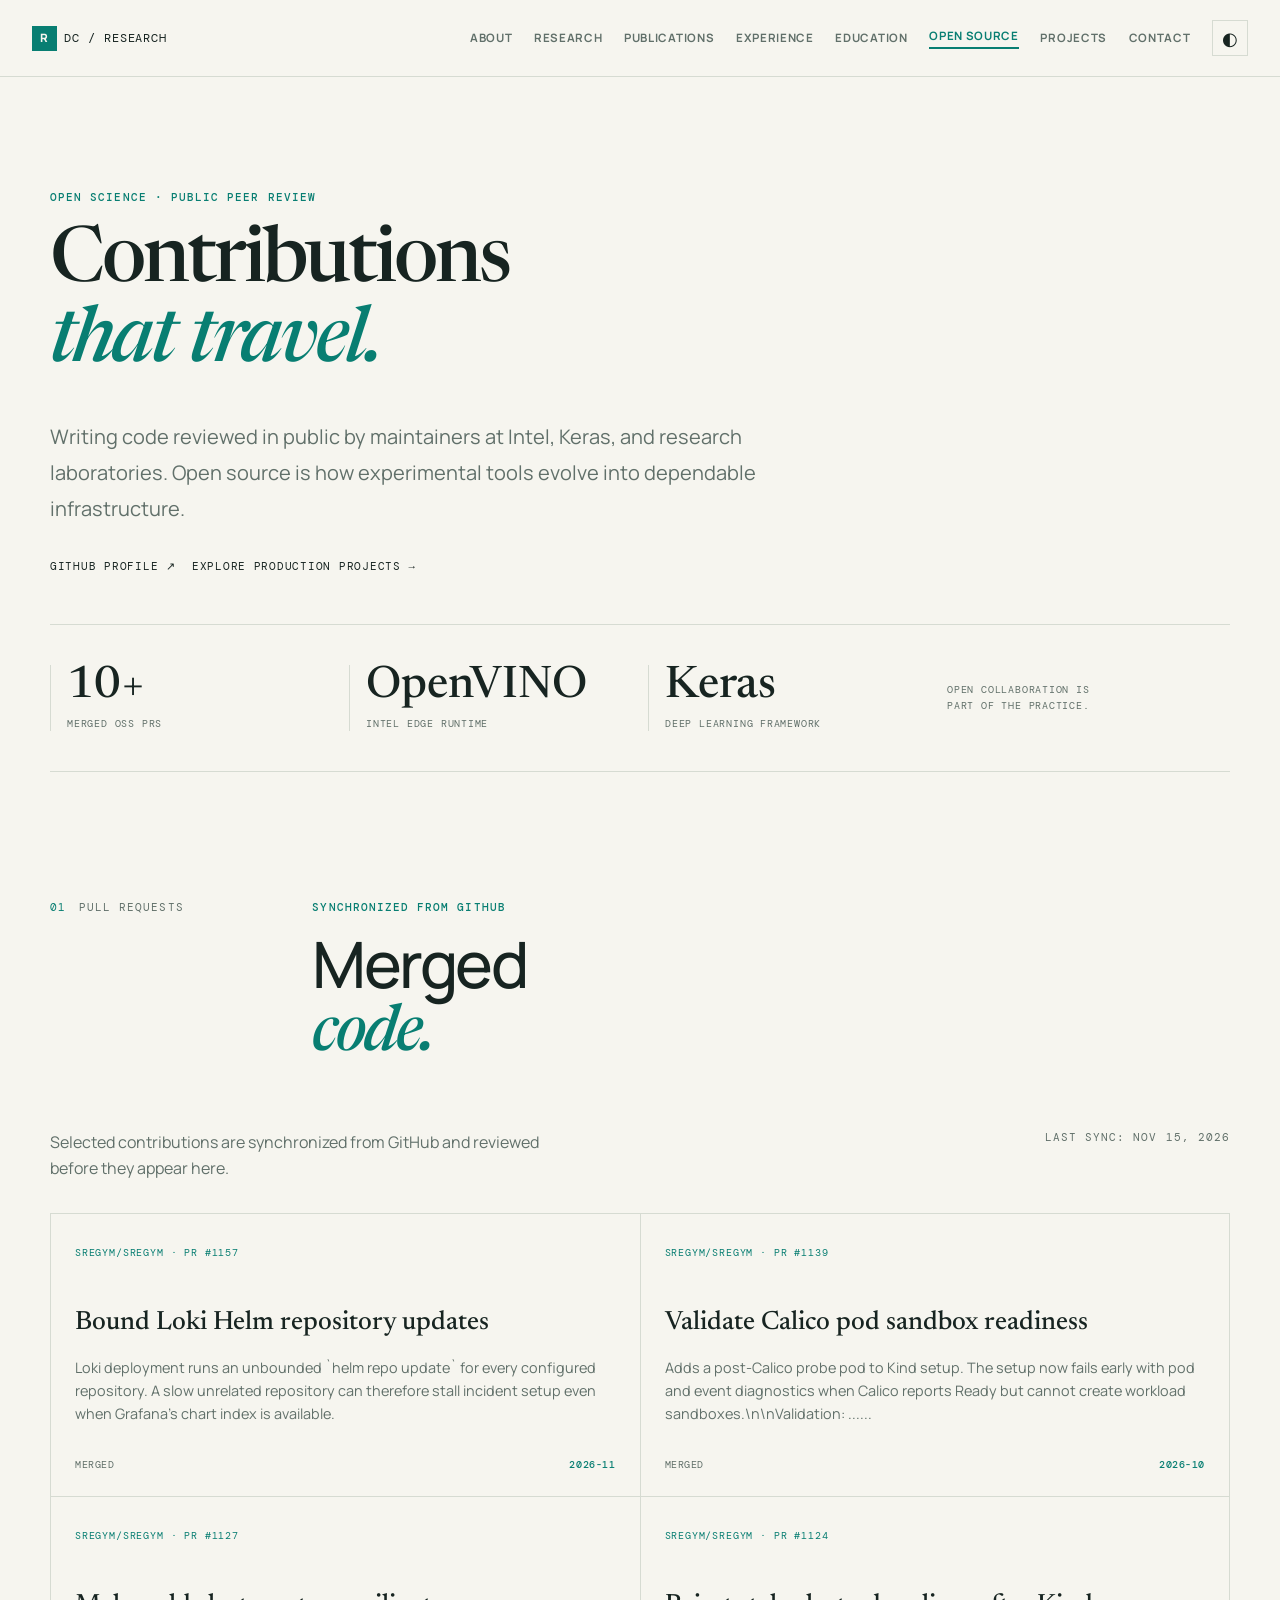
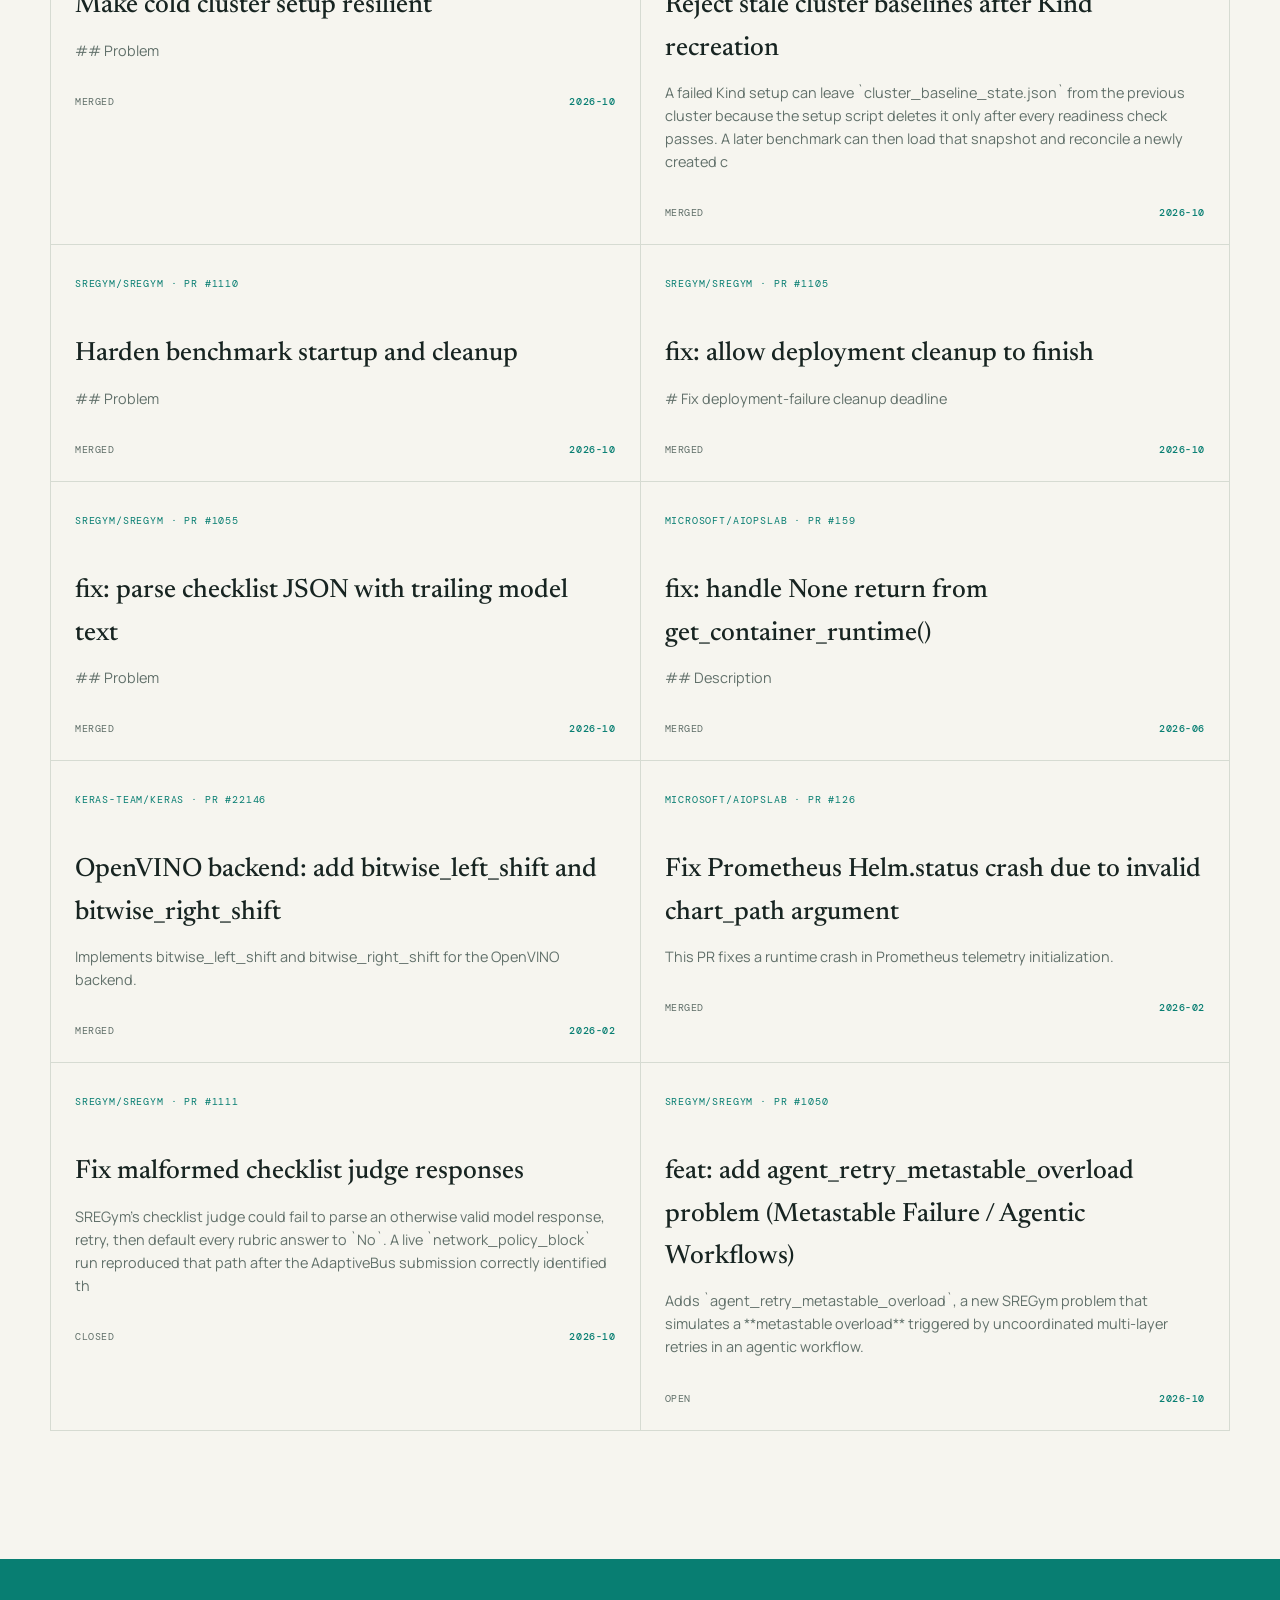
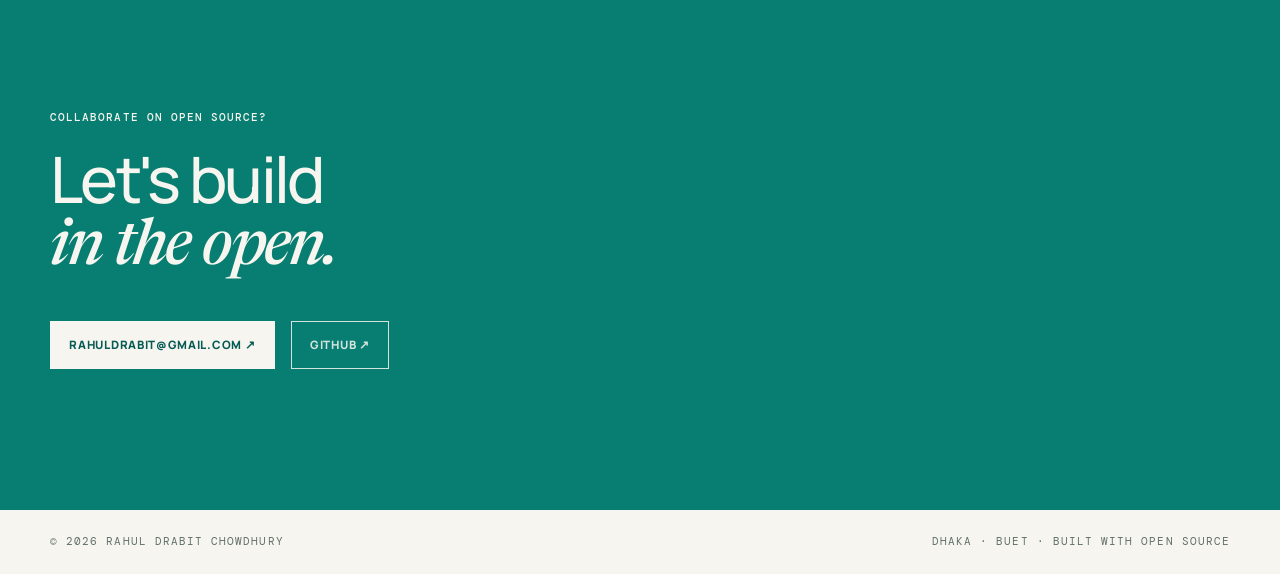
<file: opensource.html>
<!doctype html>
<html lang="en" data-theme="light">
<head>
  <meta charset="utf-8">
  <meta name="viewport" content="width=device-width, initial-scale=1">
  <meta name="description" content="Open-source contributions by Rahul Drabit Chowdhury across Intel OpenVINO, Keras, AIOpsLab, and developer ecosystems.">
  <title>Open Source | Rahul Drabit Chowdhury</title>
  <script>
    (() => {
      try {
        const savedTheme = localStorage.getItem('theme');
        document.documentElement.dataset.theme = savedTheme === 'dark' ? 'dark' : 'light';
      } catch {
        document.documentElement.dataset.theme = 'light';
      }
    })();
  </script>
  <link rel="preconnect" href="https://fonts.googleapis.com">
  <link rel="preconnect" href="https://fonts.gstatic.com" crossorigin>
  <link href="https://fonts.googleapis.com/css2?family=DM+Mono:wght@400;500&family=Manrope:wght@400;500;600;700;800&family=Newsreader:opsz,wght@6..72,400;6..72,500;6..72,600;6..72,700&display=swap" rel="stylesheet">
  <link rel="stylesheet" href="css/styles.css">
  <script type="module" src="js/app.js" defer></script>
</head>
<body>
  <a class="skip-link" href="#main-content">Skip to content</a>
  <header class="site-header">
    <nav class="nav-shell" aria-label="Primary navigation">
      <a class="brand" href="index.html" aria-label="Rahul Drabit Chowdhury home"><span>R</span>DC / research</a>
      <button class="menu-toggle" type="button" aria-expanded="false" aria-controls="site-menu">
        <span class="menu-icon" aria-hidden="true">☰</span>
        <span class="sr-only">Open navigation</span>
      </button>
      <div class="nav-menu" id="site-menu">
        <a href="index.html">About</a>
        <a href="research.html">Research</a>
        <a href="publications.html">Publications</a>
        <a href="experience.html">Experience</a>
        <a href="education.html">Education</a>
        <a href="opensource.html" class="is-active" aria-current="page">Open source</a>
        <a href="projects.html">Projects</a>
        <a href="contact.html">Contact</a>
        <button class="theme-toggle" type="button" aria-label="Switch to dark theme" title="Toggle theme"><span aria-hidden="true">◐</span></button>
      </div>
    </nav>
  </header>

  <main id="main-content">
    <section class="section-wrap hero-compact" id="top" aria-labelledby="oss-title">
      <p class="eyebrow reveal">Open science · Public peer review</p>
      <h1 class="reveal" id="oss-title">Contributions<br><em>that travel.</em></h1>
      <p class="hero-lede reveal">Writing code reviewed in public by maintainers at Intel, Keras, and research laboratories. Open source is how experimental tools evolve into dependable infrastructure.</p>
      <div class="link-row reveal">
        <a href="https://github.com/rahuldrabit" target="_blank" rel="noopener noreferrer">GitHub Profile ↗</a>
        <a href="projects.html">Explore Production Projects →</a>
      </div>
    </section>

    <section class="section-wrap metrics-section" aria-label="Open source metrics">
      <div class="metric"><strong id="metric-prs">6+</strong><span>merged OSS PRs</span></div>
      <div class="metric"><strong>OpenVINO</strong><span>Intel edge runtime</span></div>
      <div class="metric"><strong>Keras</strong><span>Deep learning framework</span></div>
      <div class="metric metric-note"><span>Open collaboration is<br>part of the practice.</span></div>
    </section>

    <section class="section-wrap content-section" id="contributions" aria-labelledby="contributions-title">
      <div class="section-heading reveal">
        <div class="section-label"><span>01</span><span>Pull requests</span></div>
        <div>
          <p class="eyebrow">Synchronized from GitHub</p>
          <h2 id="contributions-title">Merged<br><em>code.</em></h2>
        </div>
      </div>
      <div class="contribution-header">
        <p>Selected contributions are synchronized from GitHub and reviewed before they appear here.</p>
        <span id="github-updated">Last sync: curated snapshot</span>
      </div>
      <div class="contribution-grid" data-section="github">
        <p class="loading-state">Loading contributions...</p>
      </div>
    </section>

    <section class="contact-band" id="contact" aria-labelledby="contact-title">
      <div class="section-wrap contact-content">
        <p class="eyebrow">Collaborate on open source?</p>
        <h2 id="contact-title">Let's build<br><em>in the open.</em></h2>
        <div class="contact-actions">
          <a class="button button-primary" href="mailto:rahuldrabit@gmail.com">rahuldrabit@gmail.com ↗</a>
          <a class="button button-quiet" href="https://github.com/rahuldrabit" target="_blank" rel="noopener noreferrer">GitHub ↗</a>
        </div>
      </div>
    </section>
  </main>

  <footer class="site-footer">
    <div class="section-wrap footer-inner">
      <span>© <span id="current-year">2026</span> Rahul Drabit Chowdhury</span>
      <span>Dhaka · BUET · Built with open source</span>
    </div>
  </footer>
</body>
</html>
</file>
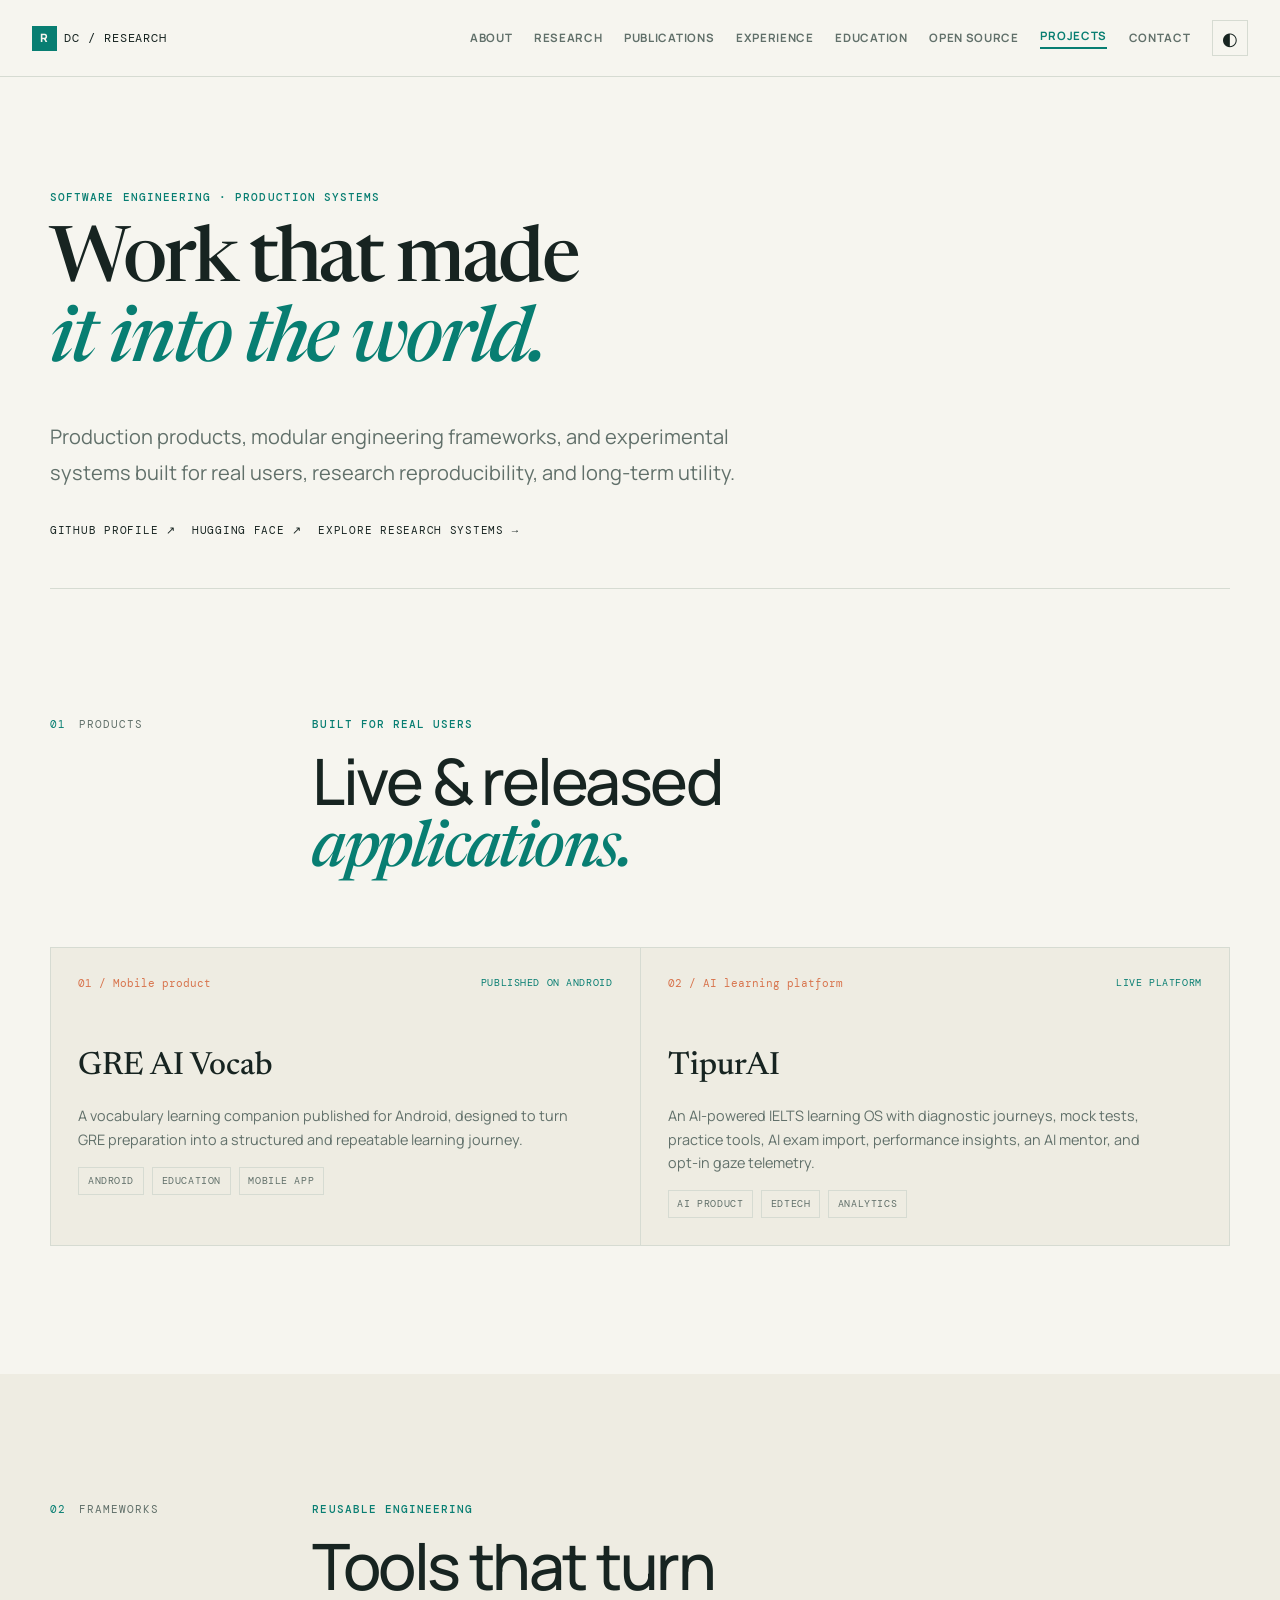
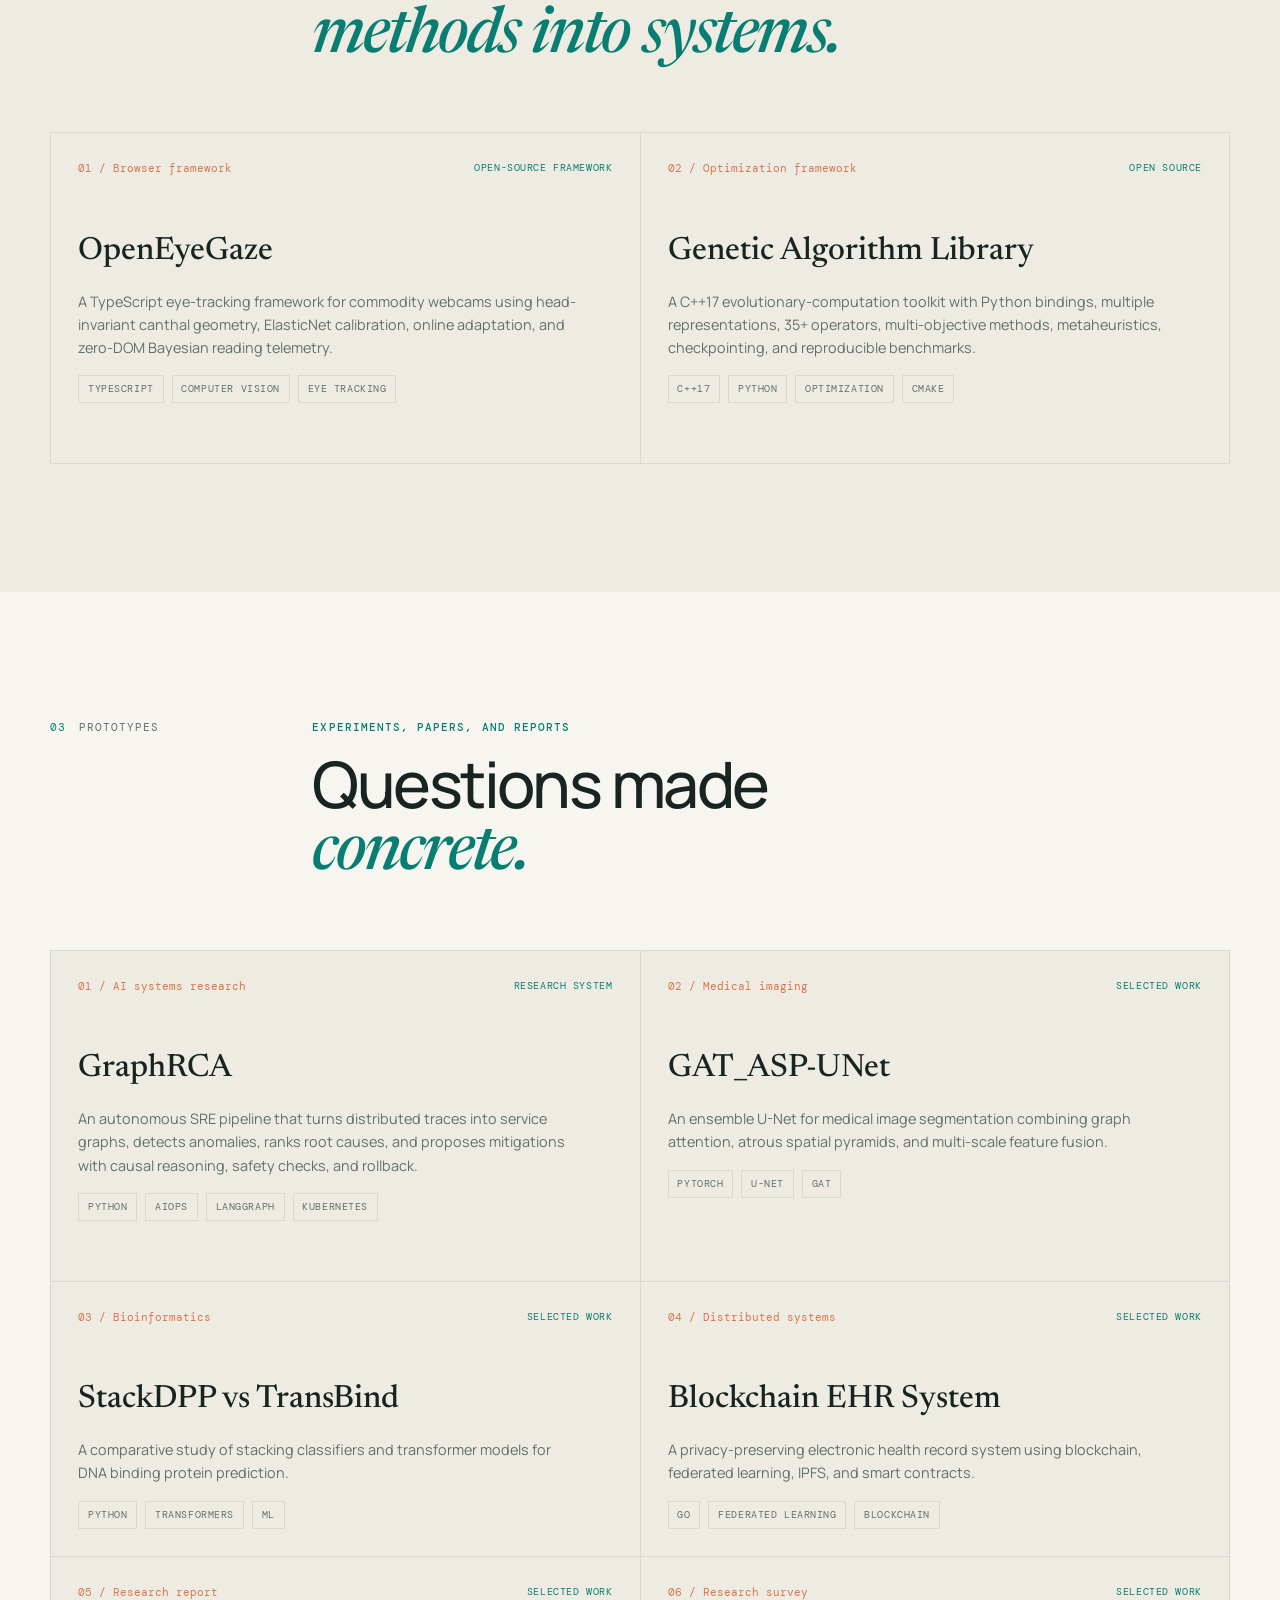
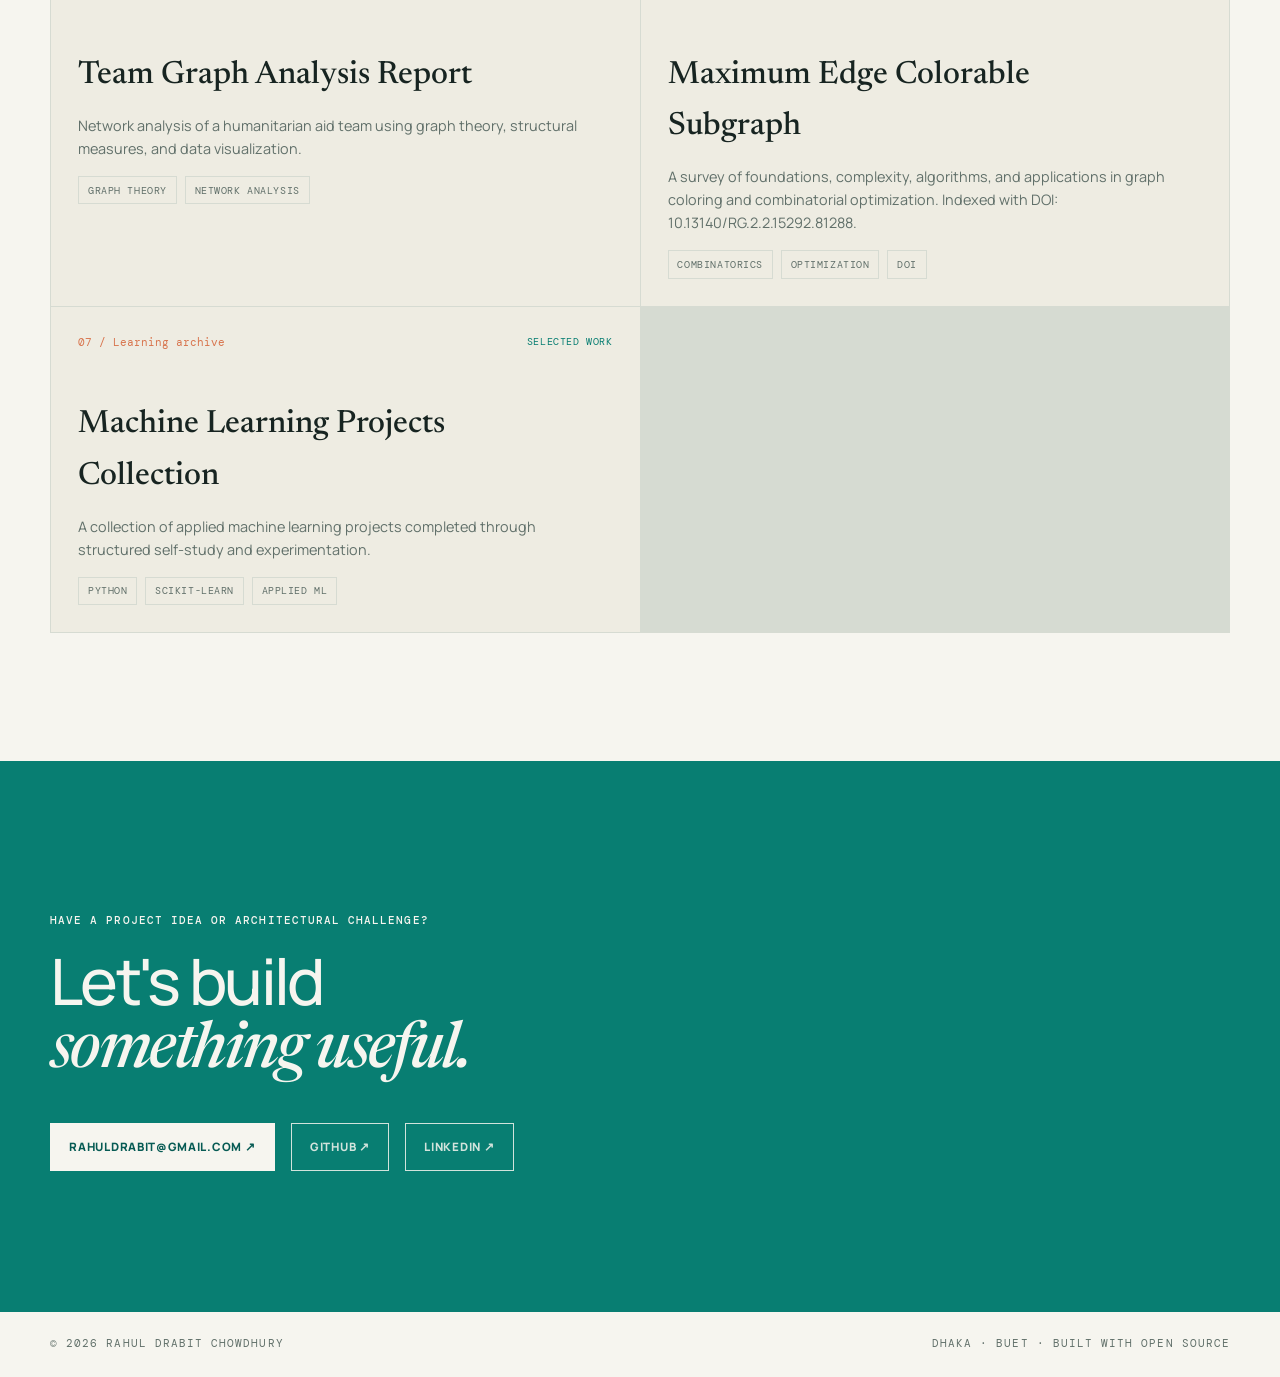
<file: projects.html>
<!doctype html>
<html lang="en" data-theme="light">
<head>
  <meta charset="utf-8">
  <meta name="viewport" content="width=device-width, initial-scale=1">
  <meta name="description" content="Software products, frameworks, and engineering systems developed by Rahul Drabit Chowdhury.">
  <title>Projects & Systems | Rahul Drabit Chowdhury</title>
  <script>
    (() => {
      try {
        const savedTheme = localStorage.getItem('theme');
        document.documentElement.dataset.theme = savedTheme === 'dark' ? 'dark' : 'light';
      } catch {
        document.documentElement.dataset.theme = 'light';
      }
    })();
  </script>
  <link rel="preconnect" href="https://fonts.googleapis.com">
  <link rel="preconnect" href="https://fonts.gstatic.com" crossorigin>
  <link href="https://fonts.googleapis.com/css2?family=DM+Mono:wght@400;500&family=Manrope:wght@400;500;600;700;800&family=Newsreader:opsz,wght@6..72,400;6..72,500;6..72,600;6..72,700&display=swap" rel="stylesheet">
  <link rel="stylesheet" href="css/styles.css">
  <script type="module" src="js/app.js" defer></script>
</head>
<body>
  <a class="skip-link" href="#main-content">Skip to content</a>
  <header class="site-header">
    <nav class="nav-shell" aria-label="Primary navigation">
      <a class="brand" href="index.html" aria-label="Rahul Drabit Chowdhury home"><span>R</span>DC / research</a>
      <button class="menu-toggle" type="button" aria-expanded="false" aria-controls="site-menu">
        <span class="menu-icon" aria-hidden="true">☰</span>
        <span class="sr-only">Open navigation</span>
      </button>
      <div class="nav-menu" id="site-menu">
        <a href="index.html">About</a>
        <a href="research.html">Research</a>
        <a href="publications.html">Publications</a>
        <a href="experience.html">Experience</a>
        <a href="education.html">Education</a>
        <a href="opensource.html">Open source</a>
        <a href="projects.html" class="is-active" aria-current="page">Projects</a>
        <a href="contact.html">Contact</a>
        <button class="theme-toggle" type="button" aria-label="Switch to dark theme" title="Toggle theme"><span aria-hidden="true">◐</span></button>
      </div>
    </nav>
  </header>

  <main id="main-content">
    <section class="section-wrap hero-compact" id="top" aria-labelledby="proj-title">
      <p class="eyebrow reveal">Software engineering · Production systems</p>
      <h1 class="reveal" id="proj-title">Work that made<br><em>it into the world.</em></h1>
      <p class="hero-lede reveal">Production products, modular engineering frameworks, and experimental systems built for real users, research reproducibility, and long-term utility.</p>
      <div class="link-row reveal">
        <a href="https://github.com/rahuldrabit" target="_blank" rel="noopener noreferrer">GitHub Profile ↗</a>
        <a href="https://huggingface.co/rahuldrabit" target="_blank" rel="noopener noreferrer">Hugging Face ↗</a>
        <a href="research.html">Explore Research Systems →</a>
      </div>
    </section>

    <section class="section-wrap content-section" id="products" aria-labelledby="products-title">
      <div class="section-heading reveal">
        <div class="section-label"><span>01</span><span>Products</span></div>
        <div>
          <p class="eyebrow">Built for real users</p>
          <h2 id="products-title">Live & released<br><em>applications.</em></h2>
        </div>
      </div>
      <div class="project-grid" data-section="products">
        <p class="loading-state">Loading products...</p>
      </div>
    </section>

    <section class="soft-band" id="frameworks" aria-labelledby="framework-title">
      <div class="section-wrap content-section">
        <div class="section-heading reveal">
          <div class="section-label"><span>02</span><span>Frameworks</span></div>
          <div>
            <p class="eyebrow">Reusable engineering</p>
            <h2 id="framework-title">Tools that turn<br><em>methods into systems.</em></h2>
          </div>
        </div>
        <div class="project-grid" data-section="framework">
          <p class="loading-state">Loading framework...</p>
        </div>
      </div>
    </section>

    <section class="section-wrap content-section" id="research-systems" aria-labelledby="research-work-title">
      <div class="section-heading reveal">
        <div class="section-label"><span>03</span><span>Prototypes</span></div>
        <div>
          <p class="eyebrow">Experiments, papers, and reports</p>
          <h2 id="research-work-title">Questions made<br><em>concrete.</em></h2>
        </div>
      </div>
      <div class="project-grid" data-section="research-projects">
        <p class="loading-state">Loading research systems...</p>
      </div>
    </section>

    <section class="contact-band" id="contact" aria-labelledby="contact-title">
      <div class="section-wrap contact-content">
        <p class="eyebrow">Have a project idea or architectural challenge?</p>
        <h2 id="contact-title">Let's build<br><em>something useful.</em></h2>
        <div class="contact-actions">
          <a class="button button-primary" href="mailto:rahuldrabit@gmail.com">rahuldrabit@gmail.com ↗</a>
          <a class="button button-quiet" href="https://github.com/rahuldrabit" target="_blank" rel="noopener noreferrer">GitHub ↗</a>
          <a class="button button-quiet" href="https://linkedin.com/in/rahuldrabit" target="_blank" rel="noopener noreferrer">LinkedIn ↗</a>
        </div>
      </div>
    </section>
  </main>

  <footer class="site-footer">
    <div class="section-wrap footer-inner">
      <span>© <span id="current-year">2026</span> Rahul Drabit Chowdhury</span>
      <span>Dhaka · BUET · Built with open source</span>
    </div>
  </footer>
</body>
</html>
</file>
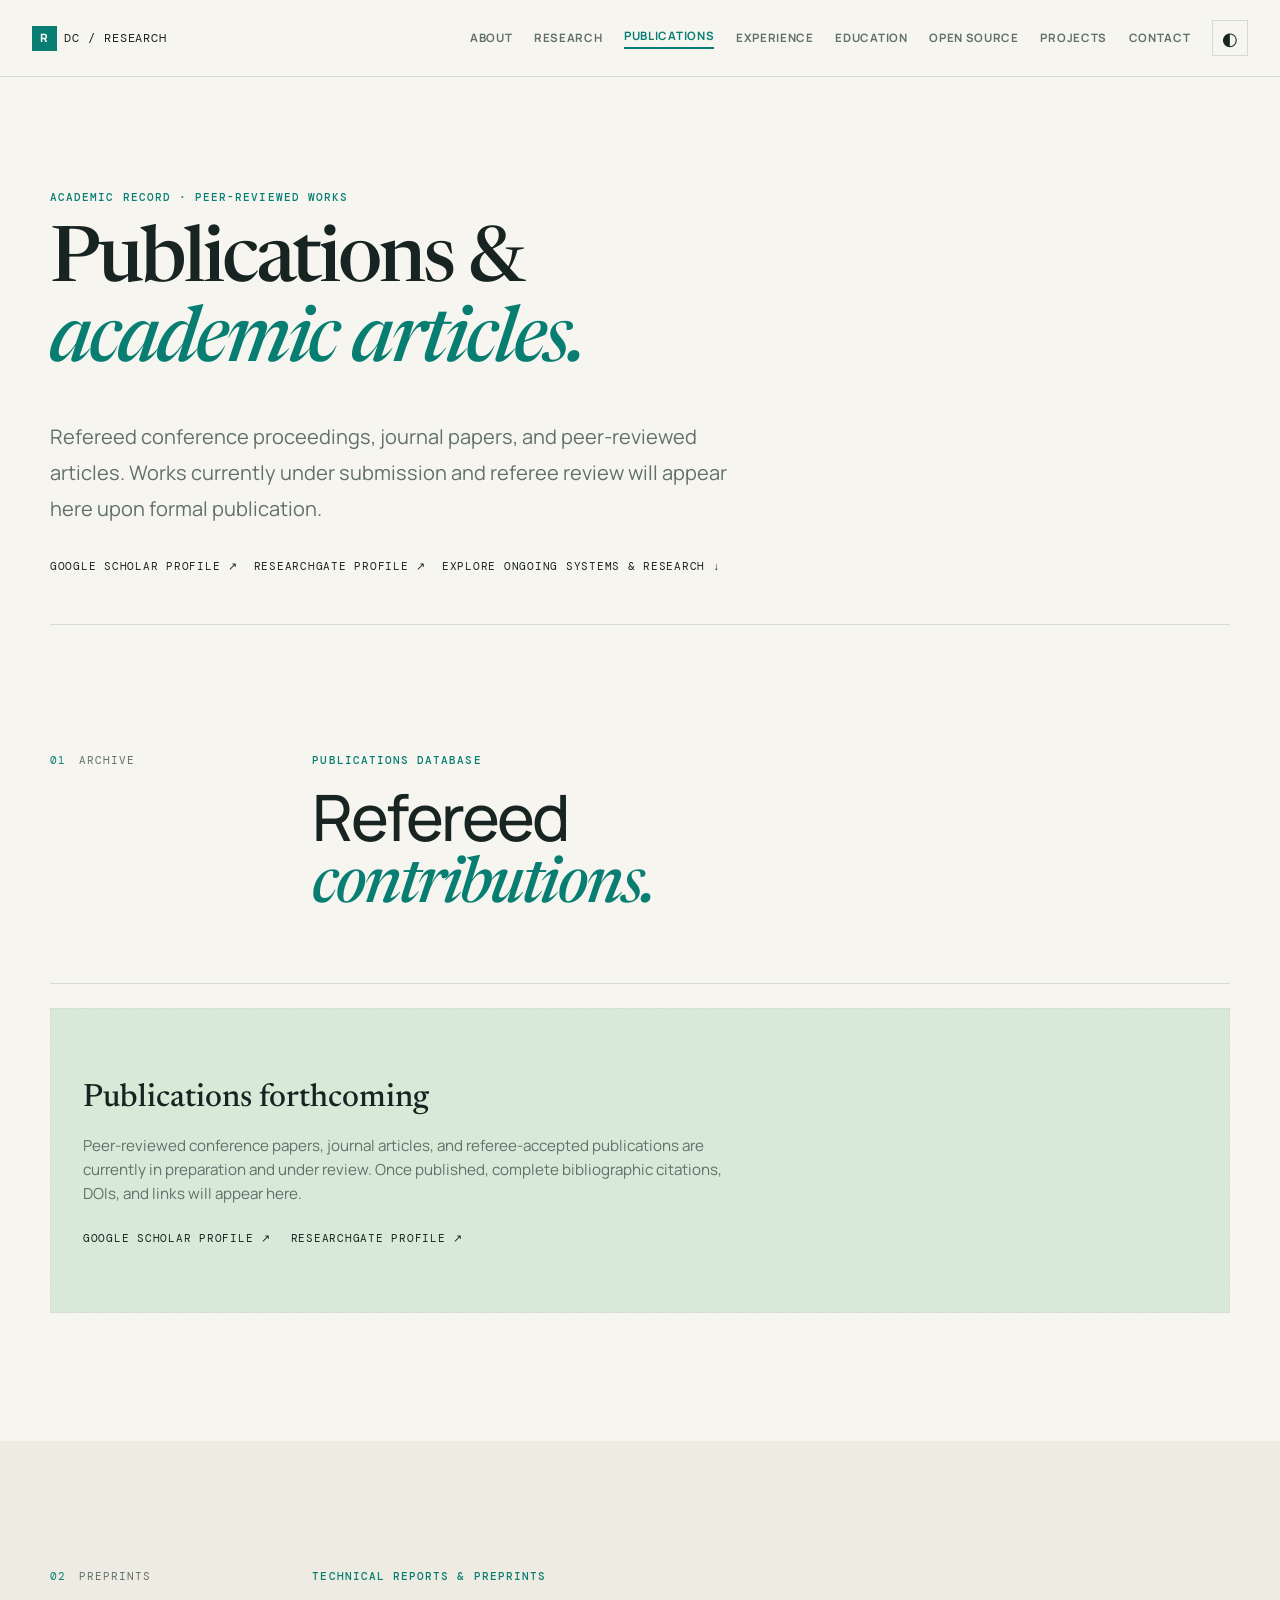
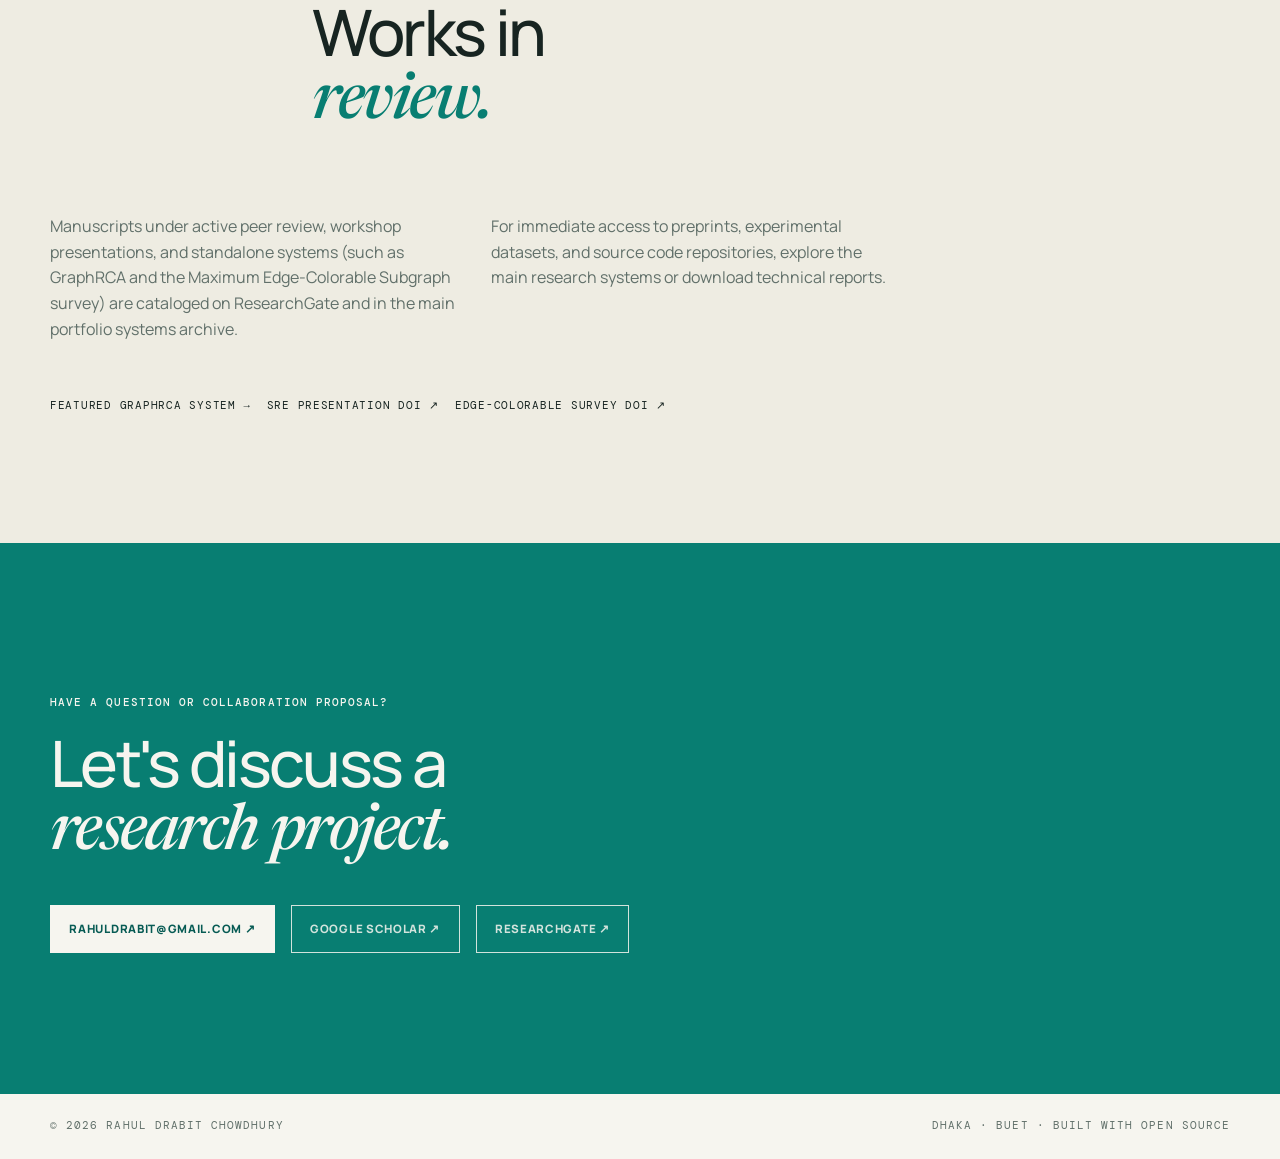
<file: publications.html>
<!doctype html>
<html lang="en" data-theme="light">
<head>
  <meta charset="utf-8">
  <meta name="viewport" content="width=device-width, initial-scale=1">
  <meta name="description" content="Peer-reviewed publications, conference articles, and scholarly works by Rahul Drabit Chowdhury, AI Engineer & Researcher.">
  <title>Publications | Rahul Drabit Chowdhury</title>
  <script>
    (() => {
      try {
        const savedTheme = localStorage.getItem('theme');
        document.documentElement.dataset.theme = savedTheme === 'dark' ? 'dark' : 'light';
      } catch {
        document.documentElement.dataset.theme = 'light';
      }
    })();
  </script>
  <link rel="preconnect" href="https://fonts.googleapis.com">
  <link rel="preconnect" href="https://fonts.gstatic.com" crossorigin>
  <link href="https://fonts.googleapis.com/css2?family=DM+Mono:wght@400;500&family=Manrope:wght@400;500;600;700;800&family=Newsreader:opsz,wght@6..72,400;6..72,500;6..72,600;6..72,700&display=swap" rel="stylesheet">
  <link rel="stylesheet" href="css/styles.css">
  <script type="module" src="js/app.js" defer></script>
</head>
<body>
  <a class="skip-link" href="#main-content">Skip to content</a>
  <header class="site-header">
    <nav class="nav-shell" aria-label="Primary navigation">
      <a class="brand" href="index.html" aria-label="Rahul Drabit Chowdhury home"><span>R</span>DC / research</a>
      <button class="menu-toggle" type="button" aria-expanded="false" aria-controls="site-menu">
        <span class="menu-icon" aria-hidden="true">☰</span>
        <span class="sr-only">Open navigation</span>
      </button>
      <div class="nav-menu" id="site-menu">
        <a href="index.html">About</a>
        <a href="research.html">Research</a>
        <a href="publications.html" class="is-active" aria-current="page">Publications</a>
        <a href="experience.html">Experience</a>
        <a href="education.html">Education</a>
        <a href="opensource.html">Open source</a>
        <a href="projects.html">Projects</a>
        <a href="contact.html">Contact</a>
        <button class="theme-toggle" type="button" aria-label="Switch to dark theme" title="Toggle theme"><span aria-hidden="true">◐</span></button>
      </div>
    </nav>
  </header>

  <main id="main-content">
    <section class="section-wrap hero-compact" id="top" aria-labelledby="pubs-title">
      <p class="eyebrow reveal">Academic record · peer-reviewed works</p>
      <h1 class="reveal" id="pubs-title">Publications &<br><em>academic articles.</em></h1>
      <p class="hero-lede reveal">Refereed conference proceedings, journal papers, and peer-reviewed articles. Works currently under submission and referee review will appear here upon formal publication.</p>
      <div class="link-row reveal">
        <a href="https://scholar.google.com/citations?user=BV6XABcAAAAJ&hl=en" target="_blank" rel="noopener noreferrer">Google Scholar Profile ↗</a>
        <a href="https://www.researchgate.net/profile/Rahul-Chowdhury-12" target="_blank" rel="noopener noreferrer">ResearchGate Profile ↗</a>
        <a href="index.html#research">Explore Ongoing Systems & Research ↓</a>
      </div>
    </section>

    <section class="section-wrap content-section" id="archive" aria-labelledby="archive-title">
      <div class="section-heading reveal">
        <div class="section-label"><span>01</span><span>Archive</span></div>
        <div>
          <p class="eyebrow">Publications database</p>
          <h2 id="archive-title">Refereed<br><em>contributions.</em></h2>
        </div>
      </div>
      <div class="publication-wrapper">
        <div class="publication-list" data-section="publications">
          <p class="loading-state">Loading publication records...</p>
        </div>
      </div>
    </section>

    <section class="soft-band" id="preprints-note" aria-labelledby="preprints-title">
      <div class="section-wrap content-section compact-section">
        <div class="section-heading reveal">
          <div class="section-label"><span>02</span><span>Preprints</span></div>
          <div>
            <p class="eyebrow">Technical reports & preprints</p>
            <h2 id="preprints-title">Works in<br><em>review.</em></h2>
          </div>
        </div>
        <div class="intro-columns">
          <p>Manuscripts under active peer review, workshop presentations, and standalone systems (such as GraphRCA and the Maximum Edge-Colorable Subgraph survey) are cataloged on ResearchGate and in the main portfolio systems archive.</p>
          <p>For immediate access to preprints, experimental datasets, and source code repositories, explore the main research systems or download technical reports.</p>
        </div>
        <div class="link-row">
          <a href="index.html#research">Featured GraphRCA System →</a>
          <a href="https://doi.org/10.13140/RG.2.2.28400.01281" target="_blank" rel="noopener noreferrer">SRE Presentation DOI ↗</a>
          <a href="https://doi.org/10.13140/RG.2.2.15292.81288" target="_blank" rel="noopener noreferrer">Edge-Colorable Survey DOI ↗</a>
        </div>
      </div>
    </section>

    <section class="contact-band" id="contact" aria-labelledby="contact-title">
      <div class="section-wrap contact-content">
        <p class="eyebrow">Have a question or collaboration proposal?</p>
        <h2 id="contact-title">Let's discuss a<br><em>research project.</em></h2>
        <div class="contact-actions">
          <a class="button button-primary" href="mailto:rahuldrabit@gmail.com">rahuldrabit@gmail.com ↗</a>
          <a class="button button-quiet" href="https://scholar.google.com/citations?user=BV6XABcAAAAJ&hl=en" target="_blank" rel="noopener noreferrer">Google Scholar ↗</a>
          <a class="button button-quiet" href="https://www.researchgate.net/profile/Rahul-Chowdhury-12" target="_blank" rel="noopener noreferrer">ResearchGate ↗</a>
        </div>
      </div>
    </section>
  </main>

  <footer class="site-footer">
    <div class="section-wrap footer-inner">
      <span>© <span id="current-year">2026</span> Rahul Drabit Chowdhury</span>
      <span>Dhaka · BUET · Built with open source</span>
    </div>
  </footer>
</body>
</html>
</file>
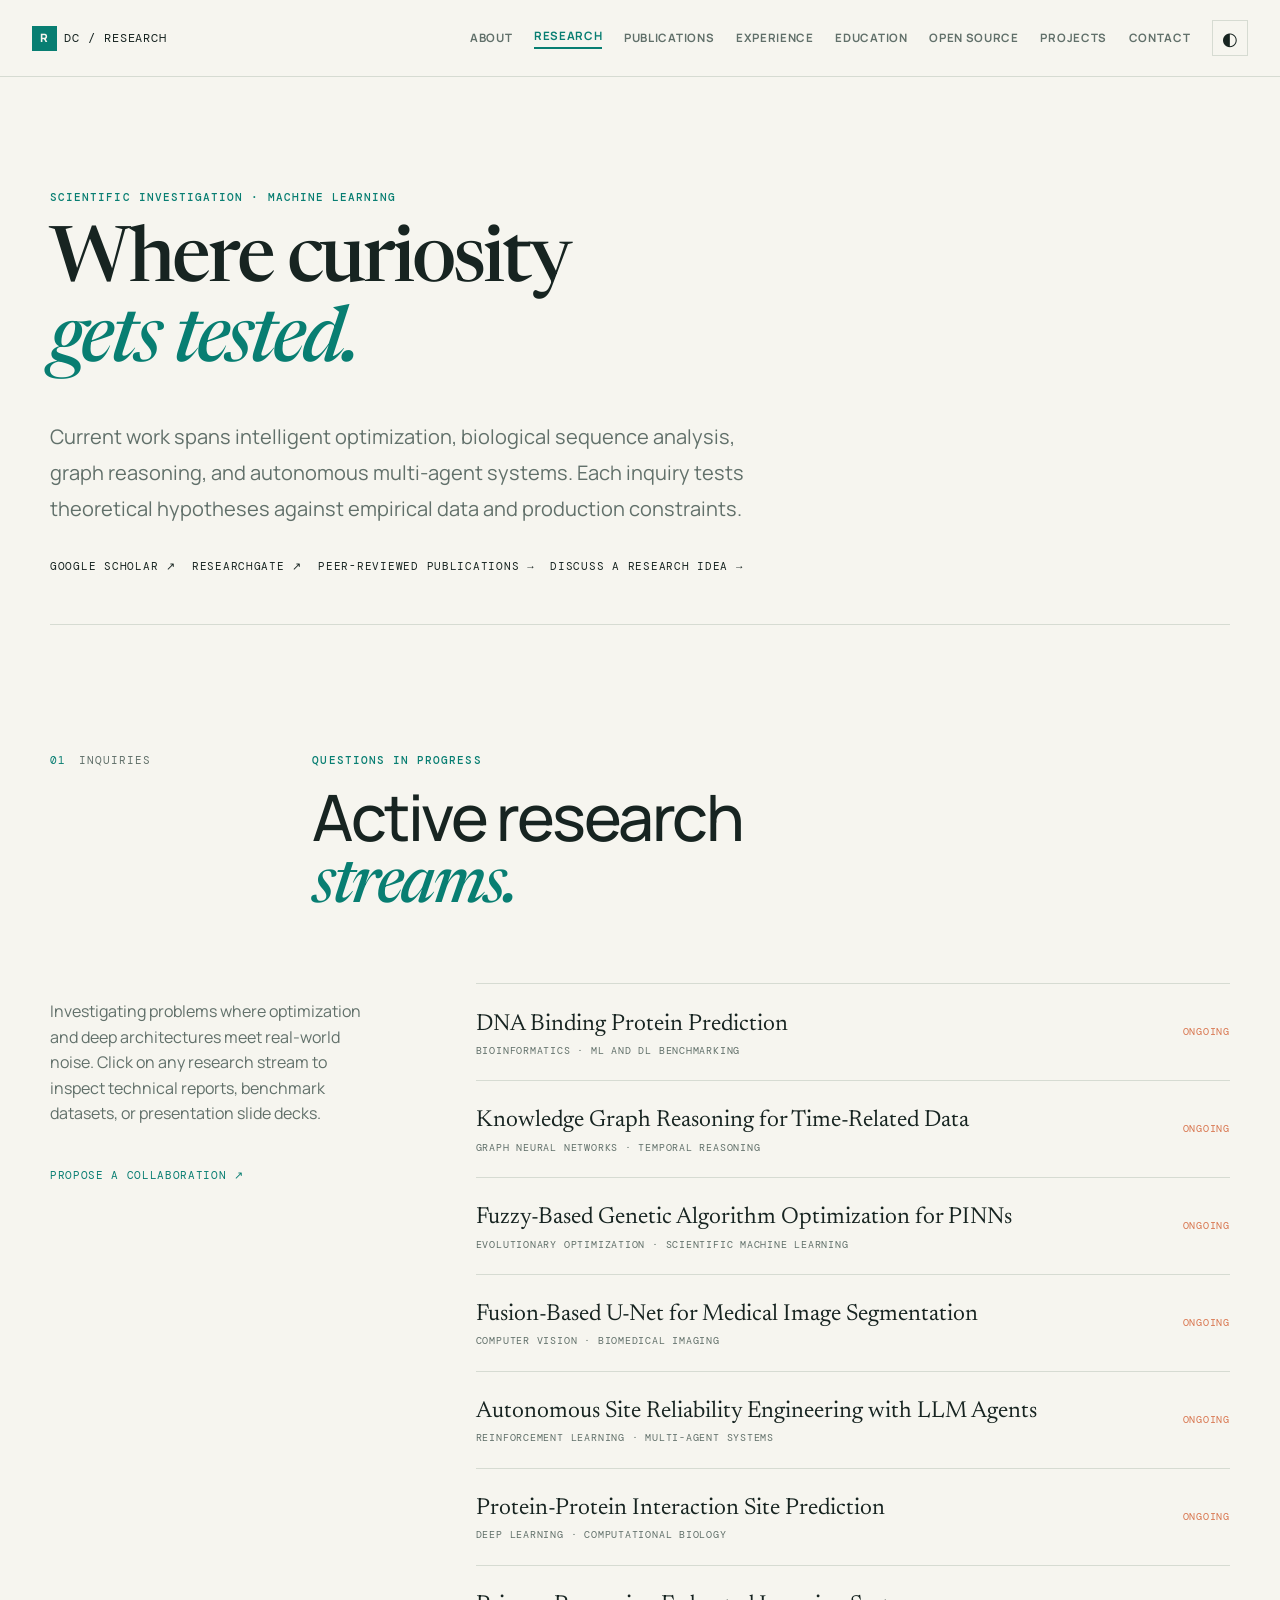
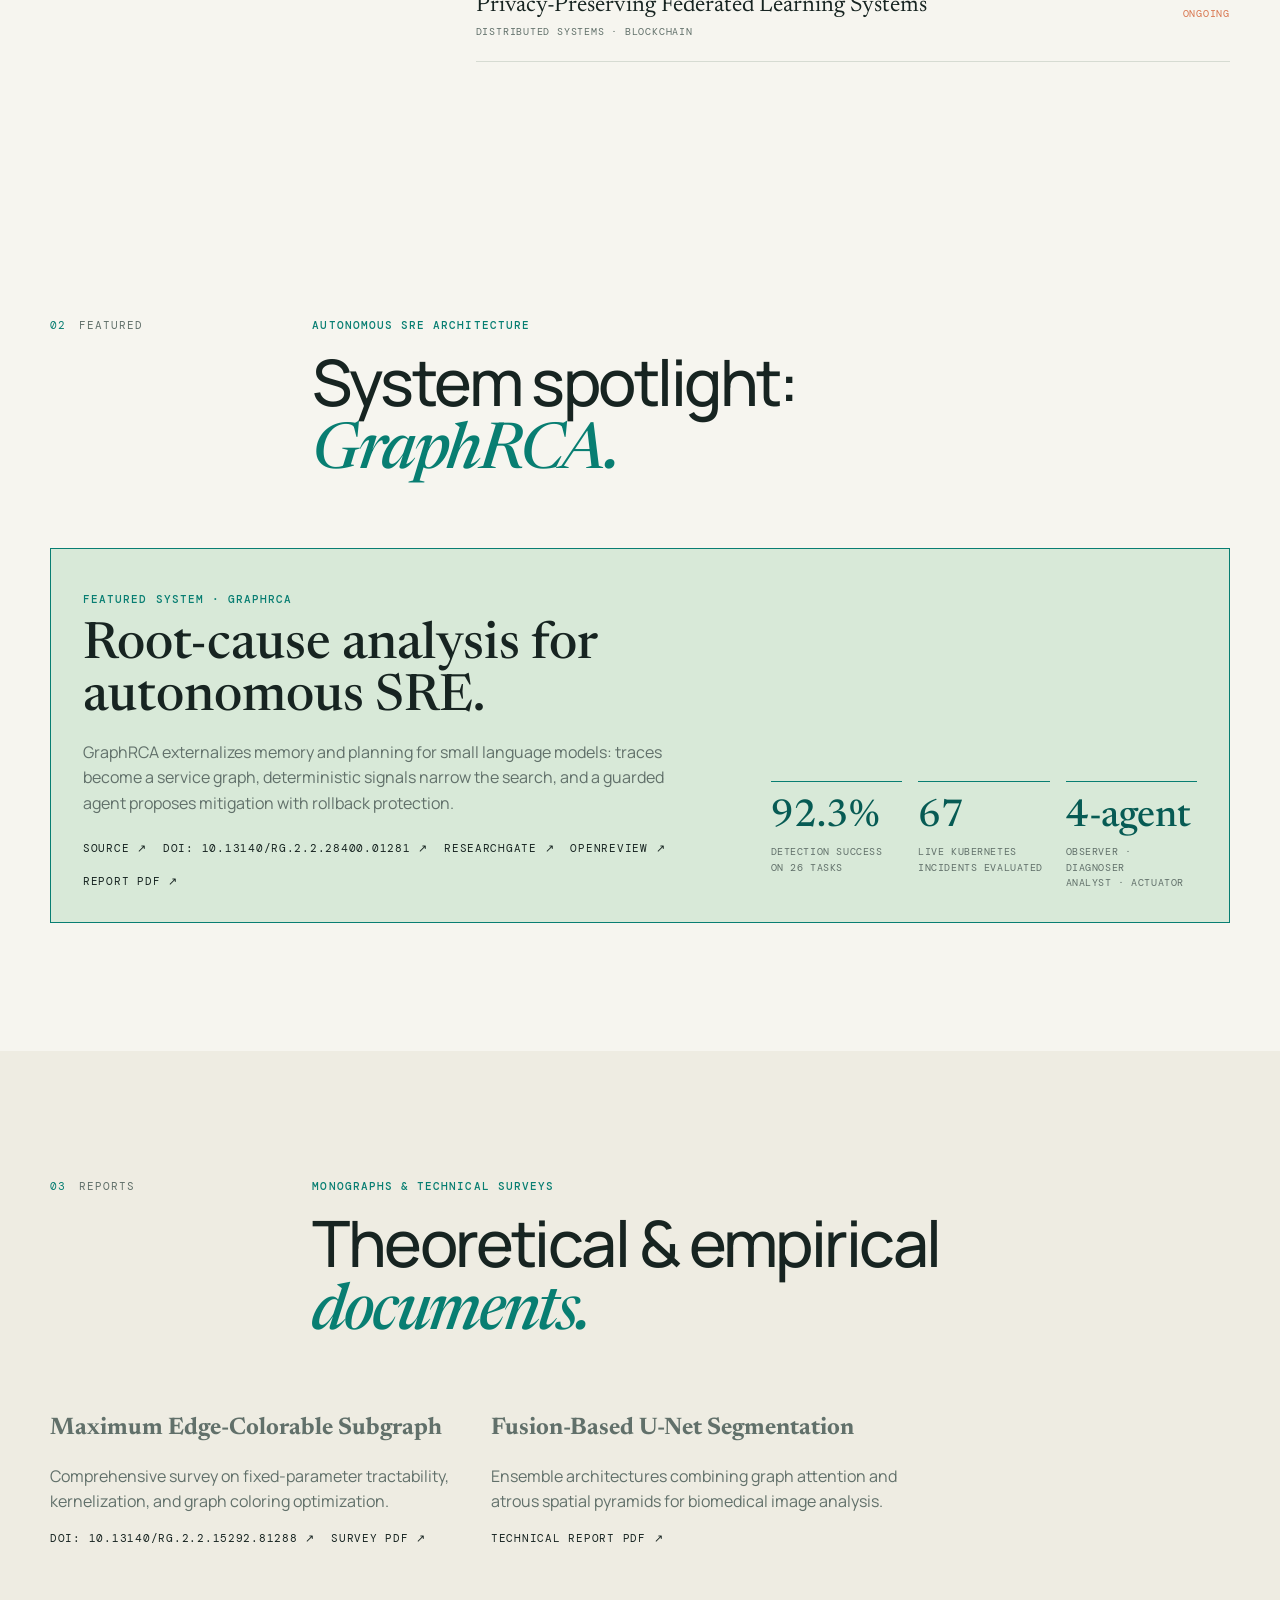
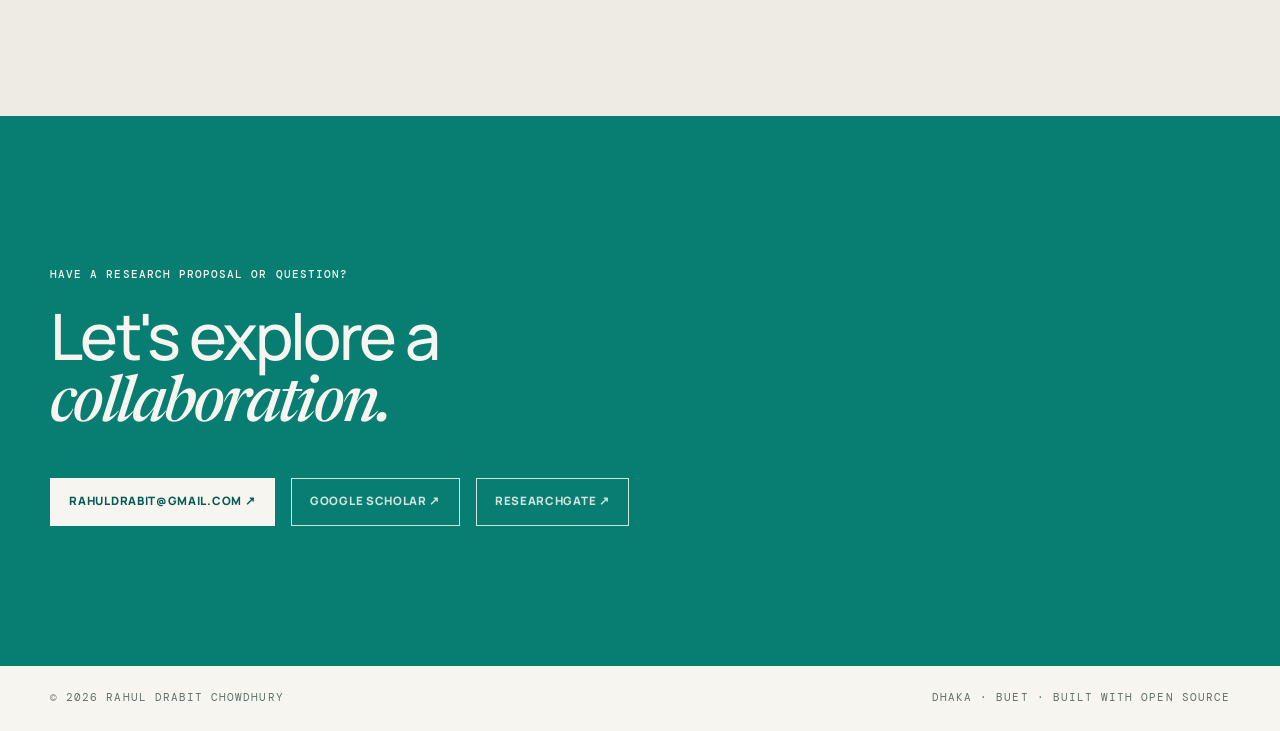
<file: research.html>
<!doctype html>
<html lang="en" data-theme="light">
<head>
  <meta charset="utf-8">
  <meta name="viewport" content="width=device-width, initial-scale=1">
  <meta name="description" content="Research projects, autonomous SRE systems, bioinformatics, and optimization by Rahul Drabit Chowdhury.">
  <title>Research | Rahul Drabit Chowdhury</title>
  <script>
    (() => {
      try {
        const savedTheme = localStorage.getItem('theme');
        document.documentElement.dataset.theme = savedTheme === 'dark' ? 'dark' : 'light';
      } catch {
        document.documentElement.dataset.theme = 'light';
      }
    })();
  </script>
  <link rel="preconnect" href="https://fonts.googleapis.com">
  <link rel="preconnect" href="https://fonts.gstatic.com" crossorigin>
  <link href="https://fonts.googleapis.com/css2?family=DM+Mono:wght@400;500&family=Manrope:wght@400;500;600;700;800&family=Newsreader:opsz,wght@6..72,400;6..72,500;6..72,600;6..72,700&display=swap" rel="stylesheet">
  <link rel="stylesheet" href="css/styles.css">
  <script type="module" src="js/app.js" defer></script>
</head>
<body>
  <a class="skip-link" href="#main-content">Skip to content</a>
  <header class="site-header">
    <nav class="nav-shell" aria-label="Primary navigation">
      <a class="brand" href="index.html" aria-label="Rahul Drabit Chowdhury home"><span>R</span>DC / research</a>
      <button class="menu-toggle" type="button" aria-expanded="false" aria-controls="site-menu">
        <span class="menu-icon" aria-hidden="true">☰</span>
        <span class="sr-only">Open navigation</span>
      </button>
      <div class="nav-menu" id="site-menu">
        <a href="index.html">About</a>
        <a href="research.html" class="is-active" aria-current="page">Research</a>
        <a href="publications.html">Publications</a>
        <a href="experience.html">Experience</a>
        <a href="education.html">Education</a>
        <a href="opensource.html">Open source</a>
        <a href="projects.html">Projects</a>
        <a href="contact.html">Contact</a>
        <button class="theme-toggle" type="button" aria-label="Switch to dark theme" title="Toggle theme"><span aria-hidden="true">◐</span></button>
      </div>
    </nav>
  </header>

  <main id="main-content">
    <section class="section-wrap hero-compact" id="top" aria-labelledby="research-hero-title">
      <p class="eyebrow reveal">Scientific investigation · machine learning</p>
      <h1 class="reveal" id="research-hero-title">Where curiosity<br><em>gets tested.</em></h1>
      <p class="hero-lede reveal">Current work spans intelligent optimization, biological sequence analysis, graph reasoning, and autonomous multi-agent systems. Each inquiry tests theoretical hypotheses against empirical data and production constraints.</p>
      <div class="link-row reveal">
        <a href="https://scholar.google.com/citations?user=BV6XABcAAAAJ&hl=en" target="_blank" rel="noopener noreferrer">Google Scholar ↗</a>
        <a href="https://www.researchgate.net/profile/Rahul-Chowdhury-12" target="_blank" rel="noopener noreferrer">ResearchGate ↗</a>
        <a href="publications.html">Peer-Reviewed Publications →</a>
        <a href="contact.html">Discuss a Research Idea →</a>
      </div>
    </section>

    <section class="section-wrap content-section" id="ongoing" aria-labelledby="ongoing-title">
      <div class="section-heading reveal">
        <div class="section-label"><span>01</span><span>Inquiries</span></div>
        <div>
          <p class="eyebrow">Questions in progress</p>
          <h2 id="ongoing-title">Active research<br><em>streams.</em></h2>
        </div>
      </div>
      <div class="research-layout">
        <div class="research-intro">
          <p>Investigating problems where optimization and deep architectures meet real-world noise. Click on any research stream to inspect technical reports, benchmark datasets, or presentation slide decks.</p>
          <a class="text-link" href="contact.html">Propose a collaboration ↗</a>
        </div>
        <div class="research-list" data-section="research">
          <p class="loading-state">Loading research records...</p>
        </div>
      </div>
    </section>

    <section class="section-wrap content-section" id="featured-system" aria-labelledby="spotlight-title">
      <div class="section-heading reveal">
        <div class="section-label"><span>02</span><span>Featured</span></div>
        <div>
          <p class="eyebrow">Autonomous SRE Architecture</p>
          <h2 id="spotlight-title">System spotlight:<br><em>GraphRCA.</em></h2>
        </div>
      </div>
      <article class="research-spotlight reveal">
        <div class="spotlight-copy">
          <p class="eyebrow">Featured system · GraphRCA</p>
          <h3>Root-cause analysis for autonomous SRE.</h3>
          <p>GraphRCA externalizes memory and planning for small language models: traces become a service graph, deterministic signals narrow the search, and a guarded agent proposes mitigation with rollback protection.</p>
          <div class="link-row">
            <a href="https://github.com/Rahuldrabit/GraphRCA" target="_blank" rel="noopener noreferrer">Source ↗</a>
            <a href="https://doi.org/10.13140/RG.2.2.28400.01281" target="_blank" rel="noopener noreferrer">DOI: 10.13140/RG.2.2.28400.01281 ↗</a>
            <a href="https://www.researchgate.net/publication/415467391_Scaling_Small_Language_Models_for_Autonomous_Site_Reliability_Engineering_Through_Externalized_Memory_and_Planning" target="_blank" rel="noopener noreferrer">ResearchGate ↗</a>
            <a href="https://openreview.net/revisions?id=sTkyhw9th6" target="_blank" rel="noopener noreferrer">OpenReview ↗</a>
            <a href="Report/Report_GraphRCA.pdf" target="_blank" rel="noopener noreferrer">Report PDF ↗</a>
          </div>
        </div>
        <div class="spotlight-signals">
          <div><strong>92.3%</strong><span>Detection success<br>on 26 tasks</span></div>
          <div><strong>67</strong><span>Live Kubernetes<br>incidents evaluated</span></div>
          <div><strong>4-agent</strong><span>Observer · diagnoser<br>analyst · actuator</span></div>
        </div>
      </article>
    </section>

    <section class="soft-band" id="survey-reports" aria-labelledby="surveys-title">
      <div class="section-wrap content-section compact-section">
        <div class="section-heading reveal">
          <div class="section-label"><span>03</span><span>Reports</span></div>
          <div>
            <p class="eyebrow">Monographs & Technical Surveys</p>
            <h2 id="surveys-title">Theoretical & empirical<br><em>documents.</em></h2>
          </div>
        </div>
        <div class="intro-columns">
          <div>
            <h3 style="font-family: var(--serif); font-size: 1.5rem; margin: 0 0 .5rem;">Maximum Edge-Colorable Subgraph</h3>
            <p>Comprehensive survey on fixed-parameter tractability, kernelization, and graph coloring optimization.</p>
            <div class="link-row" style="margin-top: .75rem;">
              <a href="https://doi.org/10.13140/RG.2.2.15292.81288" target="_blank" rel="noopener noreferrer">DOI: 10.13140/RG.2.2.15292.81288 ↗</a>
              <a href="Report/Survey_of_the_Maximum_Edge_Colorable_Subgraph_Problem.pdf" target="_blank" rel="noopener noreferrer">Survey PDF ↗</a>
            </div>
          </div>
          <div>
            <h3 style="font-family: var(--serif); font-size: 1.5rem; margin: 0 0 .5rem;">Fusion-Based U-Net Segmentation</h3>
            <p>Ensemble architectures combining graph attention and atrous spatial pyramids for biomedical image analysis.</p>
            <div class="link-row" style="margin-top: .75rem;">
              <a href="Report/Deep_Learning_Report_2026.pdf" target="_blank" rel="noopener noreferrer">Technical Report PDF ↗</a>
            </div>
          </div>
        </div>
      </div>
    </section>

    <section class="contact-band" id="contact" aria-labelledby="contact-title">
      <div class="section-wrap contact-content">
        <p class="eyebrow">Have a research proposal or question?</p>
        <h2 id="contact-title">Let's explore a<br><em>collaboration.</em></h2>
        <div class="contact-actions">
          <a class="button button-primary" href="mailto:rahuldrabit@gmail.com">rahuldrabit@gmail.com ↗</a>
          <a class="button button-quiet" href="https://scholar.google.com/citations?user=BV6XABcAAAAJ&hl=en" target="_blank" rel="noopener noreferrer">Google Scholar ↗</a>
          <a class="button button-quiet" href="https://www.researchgate.net/profile/Rahul-Chowdhury-12" target="_blank" rel="noopener noreferrer">ResearchGate ↗</a>
        </div>
      </div>
    </section>
  </main>

  <footer class="site-footer">
    <div class="section-wrap footer-inner">
      <span>© <span id="current-year">2026</span> Rahul Drabit Chowdhury</span>
      <span>Dhaka · BUET · Built with open source</span>
    </div>
  </footer>
</body>
</html>
</file>
<file: css/styles.css>
:root {
  color-scheme: light;
  --paper: #f6f5ef;
  --paper-strong: #eeece2;
  --ink: #172421;
  --muted: #61706a;
  --line: #d6dbd2;
  --accent: #087e72;
  --accent-strong: #075b54;
  --highlight: #d8e9d8;
  --warm: #d8754e;
  --serif: 'Newsreader', Georgia, serif;
  --sans: 'Manrope', Arial, sans-serif;
  --mono: 'DM Mono', Consolas, monospace;
  --shadow: 0 24px 60px rgba(27, 48, 41, 0.1);
}

html[data-theme='dark'] {
  color-scheme: dark;
  --paper: #14201d;
  --paper-strong: #1b2b26;
  --ink: #eff3e9;
  --muted: #adbbb1;
  --line: #31423b;
  --accent: #67d3bd;
  --accent-strong: #9ae4d1;
  --highlight: #233d35;
  --warm: #f09b75;
  --shadow: 0 24px 60px rgba(0, 0, 0, 0.25);
}

* { box-sizing: border-box; }
html { scroll-behavior: smooth; }
body { margin: 0; background: var(--paper); color: var(--ink); font-family: var(--sans); line-height: 1.6; }
a { color: inherit; }
button, a { -webkit-tap-highlight-color: transparent; }
button { font: inherit; }
::selection { background: var(--accent); color: var(--paper); }

.skip-link { position: fixed; left: 1rem; top: -4rem; z-index: 20; padding: .7rem 1rem; background: var(--ink); color: var(--paper); }
.skip-link:focus { top: 1rem; }
.sr-only { position: absolute; width: 1px; height: 1px; padding: 0; margin: -1px; overflow: hidden; clip: rect(0, 0, 0, 0); white-space: nowrap; border: 0; }
.section-wrap { width: min(1180px, calc(100% - 4rem)); margin-inline: auto; }

.site-header { position: sticky; top: 0; z-index: 10; background: var(--paper); border-bottom: 1px solid var(--line); -webkit-backdrop-filter: blur(18px); backdrop-filter: blur(18px); }
.nav-shell { width: min(1280px, calc(100% - 4rem)); min-height: 76px; margin-inline: auto; display: flex; align-items: center; justify-content: space-between; gap: 2rem; }
.brand { font-family: var(--mono); font-size: .72rem; letter-spacing: .08em; text-decoration: none; text-transform: uppercase; white-space: nowrap; }
.brand span { display: inline-grid; place-items: center; width: 25px; height: 25px; margin-right: .45rem; background: var(--accent); color: var(--paper); font-family: var(--sans); font-weight: 800; }
.nav-menu { display: flex; align-items: center; gap: 1.35rem; }
.nav-menu a { color: var(--muted); font-size: .72rem; font-weight: 700; text-decoration: none; text-transform: uppercase; letter-spacing: .06em; transition: color .2s; }
.nav-menu a:hover, .nav-menu a:focus-visible, .nav-menu a.is-active { color: var(--accent); }
.nav-menu a.is-active { border-bottom: 2px solid var(--accent); padding-bottom: 2px; }
.theme-toggle, .menu-toggle { border: 1px solid var(--line); background: transparent; color: var(--ink); cursor: pointer; }
.theme-toggle { width: 36px; height: 36px; display: grid; place-items: center; font-size: 1.1rem; }
.theme-toggle:hover, .theme-toggle:focus-visible { border-color: var(--accent); color: var(--accent); }
.menu-toggle { display: none; width: 40px; height: 40px; }

.hero { min-height: calc(100vh - 76px); padding-top: clamp(5rem, 12vw, 9rem); padding-bottom: 2rem; display: flex; flex-direction: column; justify-content: space-between; }
.hero-grid { display: grid; grid-template-columns: minmax(0, 1.1fr) minmax(300px, .9fr); align-items: center; gap: clamp(3rem, 10vw, 9rem); }
.eyebrow, .section-label, .hero-meta, .contribution-header span, .site-footer { font-family: var(--mono); text-transform: uppercase; letter-spacing: .1em; font-size: .66rem; }
.eyebrow { color: var(--accent); font-weight: 500; }
h1, h2 { margin: 0; font-weight: 500; line-height: .96; letter-spacing: -.04em; }
h1 { max-width: 820px; margin-top: 1.4rem; font-size: clamp(3.5rem, 8vw, 7.8rem); }
h2 { font-size: clamp(2.8rem, 5vw, 5.4rem); }
h1 em, h2 em, .contact-content em { color: var(--accent); font-family: var(--serif); font-style: italic; font-weight: 500; }
.hero-lede { max-width: 590px; margin: 2.2rem 0 2rem; color: var(--muted); font-size: clamp(1rem, 1.5vw, 1.2rem); line-height: 1.8; }
.hero-actions, .contact-actions, .link-row { display: flex; flex-wrap: wrap; align-items: center; gap: 1rem; }
.button { display: inline-flex; align-items: center; gap: .8rem; min-height: 48px; padding: .8rem 1.15rem; border: 1px solid var(--accent); font-size: .72rem; font-weight: 800; letter-spacing: .06em; text-decoration: none; text-transform: uppercase; transition: transform .2s, background .2s, color .2s; }
.button:hover, .button:focus-visible { transform: translateY(-2px); }
.button-primary { background: var(--accent); color: var(--paper); }
.button-primary:hover, .button-primary:focus-visible { background: var(--accent-strong); }
.button-quiet { border-color: var(--line); color: var(--ink); }
.text-link { color: var(--accent); font-family: var(--mono); font-size: .7rem; text-decoration: none; text-transform: uppercase; letter-spacing: .06em; }
.text-link:hover, .text-link:focus-visible { color: var(--accent-strong); text-decoration: underline; text-underline-offset: .3em; }
.hero-meta { display: flex; flex-wrap: wrap; gap: 1rem 2rem; margin-top: 3.4rem; color: var(--muted); }
.hero-meta span:first-child::before { content: '●'; margin-right: .55rem; color: var(--warm); }
.hero-portrait { justify-self: end; width: min(100%, 420px); }
.portrait-frame { position: relative; padding: 1.2rem 1.2rem 0 0; }
.portrait-frame::before { content: ''; position: absolute; inset: 0 0 1.2rem 1.2rem; border: 1px solid var(--accent); }
.portrait-frame::after { content: ''; position: absolute; right: -1rem; bottom: 2rem; width: 4rem; height: 4rem; border-right: 1px solid var(--warm); border-bottom: 1px solid var(--warm); }
.portrait-frame img { position: relative; z-index: 1; display: block; width: 100%; aspect-ratio: 4 / 5; object-fit: cover; filter: saturate(.8); }
.portrait-note { display: flex; align-items: flex-start; gap: .65rem; margin-top: 1rem; color: var(--muted); font-family: var(--mono); font-size: .62rem; line-height: 1.6; text-transform: uppercase; letter-spacing: .08em; }
.portrait-note strong { color: var(--ink); font-weight: 500; }
.status-dot { width: 7px; height: 7px; margin-top: .35rem; border-radius: 50%; background: var(--warm); box-shadow: 0 0 0 4px color-mix(in srgb, var(--warm) 17%, transparent); }
.hero-ruler { display: flex; align-items: center; gap: 1rem; margin-top: clamp(4rem, 10vw, 8rem); padding-top: 1rem; border-top: 1px solid var(--line); color: var(--muted); font-family: var(--mono); font-size: .62rem; text-transform: uppercase; letter-spacing: .08em; }
.hero-ruler span:nth-child(2) { flex: 1; }
.hero-ruler span:first-child { color: var(--accent); }

.intro-band, .soft-band { background: var(--paper-strong); }
.intro-band { border-block: 1px solid var(--line); }
.intro-grid { display: grid; grid-template-columns: 160px 1fr; gap: clamp(2rem, 8vw, 8rem); padding-block: clamp(4rem, 9vw, 8rem); }
.section-label { display: flex; gap: .8rem; color: var(--muted); }
.section-label span:first-child { color: var(--accent); }
.intro-content h2 { max-width: 830px; font-size: clamp(2.5rem, 5vw, 5rem); }
.intro-content h2::first-line { color: var(--ink); }
.intro-columns { display: grid; grid-template-columns: 1fr 1fr; gap: 2rem; max-width: 850px; margin: 2.5rem 0; color: var(--muted); }
.link-row a { color: var(--ink); font-family: var(--mono); font-size: .66rem; text-decoration: none; text-transform: uppercase; letter-spacing: .07em; }
.link-row a:hover, .link-row a:focus-visible { color: var(--accent); }
.metrics-section { display: grid; grid-template-columns: repeat(4, 1fr); gap: 1rem; padding-block: 2.5rem; border-bottom: 1px solid var(--line); }
.metric { display: flex; flex-direction: column; min-width: 0; gap: .35rem; border-left: 1px solid var(--line); padding-left: 1rem; }
.metric strong { font-family: var(--serif); font-size: clamp(1.5rem, 3.6vw, 2.8rem); font-weight: 500; line-height: 1; overflow-wrap: anywhere; }
.metric span { color: var(--muted); font-family: var(--mono); font-size: .62rem; text-transform: uppercase; letter-spacing: .08em; }
.metric-note { justify-content: center; border-left: 0; padding-left: 0; color: var(--accent); }

.content-section { padding-block: clamp(5rem, 10vw, 9rem); }
.section-heading { display: grid; grid-template-columns: 160px 1fr; gap: clamp(2rem, 8vw, 8rem); margin-bottom: 4rem; }
.section-heading .eyebrow { margin: 0 0 1rem; }
.research-layout { display: grid; grid-template-columns: minmax(200px, .6fr) 1.4fr; gap: clamp(2rem, 8vw, 8rem); }
.research-intro { color: var(--muted); }
.research-intro .text-link { display: inline-block; margin-top: 1.5rem; }
.research-list, .timeline, .publication-list { border-top: 1px solid var(--line); }
.research-item { display: grid; grid-template-columns: 1fr auto; gap: 1.5rem; align-items: center; padding: 1.35rem 0; border-bottom: 1px solid var(--line); text-decoration: none; }
.research-item:hover .research-title { color: var(--accent); }
.research-title { font-family: var(--serif); font-size: 1.45rem; transition: color .2s; }
.research-meta { color: var(--muted); font-family: var(--mono); font-size: .61rem; text-transform: uppercase; letter-spacing: .08em; }
.research-status { color: var(--warm); font-family: var(--mono); font-size: .6rem; text-transform: uppercase; letter-spacing: .08em; }
.publication-block { display: grid; grid-template-columns: 160px 1fr; gap: clamp(2rem, 8vw, 8rem); margin-top: 6rem; }
.research-spotlight { display: grid; grid-template-columns: 1.2fr .8fr; gap: 3rem; margin-top: 4rem; padding: 2rem; border: 1px solid var(--accent); background: var(--highlight); }
.spotlight-copy h3 { max-width: 520px; margin: .8rem 0 1rem; font-family: var(--serif); font-size: clamp(2rem, 4vw, 3.6rem); font-weight: 500; line-height: 1; }
.spotlight-copy > p:not(.eyebrow) { max-width: 600px; margin: 0; color: var(--muted); }
.spotlight-copy .link-row { margin-top: 1.5rem; }
.spotlight-signals { display: grid; grid-template-columns: repeat(3, 1fr); gap: 1rem; align-content: end; }
.spotlight-signals div { display: flex; flex-direction: column; gap: .5rem; padding-top: 1rem; border-top: 1px solid var(--accent); }
.spotlight-signals strong { color: var(--accent-strong); font-family: var(--serif); font-size: clamp(1.8rem, 3vw, 2.8rem); font-weight: 500; line-height: 1; }
.spotlight-signals span { color: var(--muted); font-family: var(--mono); font-size: .6rem; text-transform: uppercase; letter-spacing: .06em; }
.publication-item { display: grid; grid-template-columns: 1fr auto; gap: 2rem; padding: 1.5rem 0; border-bottom: 1px solid var(--line); }
.publication-title { font-family: var(--serif); font-size: 1.5rem; margin: 0; font-weight: normal; line-height: 1.25; }
.publication-title a { color: var(--ink); text-decoration: none; transition: color .2s; }
.publication-title a:hover, .publication-title a:focus-visible { color: var(--accent); }
.publication-meta { margin-top: .35rem; color: var(--muted); font-family: var(--mono); font-size: .62rem; text-transform: uppercase; letter-spacing: .06em; }
.publication-doi a { color: var(--warm); text-decoration: none; }
.publication-doi a:hover, .publication-doi a:focus-visible { color: var(--accent); text-decoration: underline; }
.publication-links { margin-top: .85rem; }
.publication-profiles { margin-bottom: 1.5rem; }
.hero-compact { padding-top: clamp(4rem, 8vw, 7rem); padding-bottom: 3rem; border-bottom: 1px solid var(--line); }
.hero-compact h1 { font-family: var(--serif); font-size: clamp(2.5rem, 6vw, 4.8rem); line-height: 1.05; margin: 1rem 0; font-weight: 500; }
.hero-compact h1 em { font-style: italic; color: var(--accent); }
.hero-compact .hero-lede { max-width: 720px; font-size: clamp(1.05rem, 2vw, 1.25rem); color: var(--muted); margin-bottom: 2rem; }
.empty-state { padding: clamp(2.5rem, 5vw, 4rem) 2rem; border: 1px dashed var(--line); background: var(--highlight); margin-top: 1.5rem; }
.empty-title { font-family: var(--serif); font-size: clamp(1.5rem, 3vw, 2rem); margin: 0 0 .6rem; color: var(--ink); font-weight: 500; }
.empty-desc { max-width: 640px; margin: 0 0 1.5rem; color: var(--muted); font-size: .95rem; line-height: 1.6; }
.empty-links { display: flex; flex-wrap: wrap; gap: 1.25rem; }

.timeline-item { display: grid; grid-template-columns: 180px 1fr; gap: 3rem; padding: 2rem 0; border-bottom: 1px solid var(--line); }
.timeline-date { color: var(--accent); font-family: var(--mono); font-size: .67rem; text-transform: uppercase; letter-spacing: .08em; }
.timeline-role { font-family: var(--serif); font-size: 1.8rem; }
.timeline-org { color: var(--warm); font-size: .75rem; font-weight: 800; letter-spacing: .08em; text-transform: uppercase; }
.timeline-description { max-width: 700px; margin: .85rem 0; color: var(--muted); }
.tag-list { display: flex; flex-wrap: wrap; gap: .5rem; margin-top: 1rem; }
.tag { padding: .35rem .55rem; border: 1px solid var(--line); color: var(--muted); font-family: var(--mono); font-size: .6rem; text-transform: uppercase; letter-spacing: .06em; }

.contribution-header { display: flex; justify-content: space-between; gap: 2rem; margin-bottom: 2rem; color: var(--muted); }
.contribution-header p { max-width: 500px; margin: 0; }
.contribution-grid { display: grid; grid-template-columns: repeat(2, 1fr); gap: 1px; background: var(--line); border: 1px solid var(--line); }
.directory-grid { display: grid; grid-template-columns: repeat(3, 1fr); gap: 1px; background: var(--line); border: 1px solid var(--line); }
@media (max-width: 1000px) and (min-width: 801px) { .directory-grid { grid-template-columns: repeat(2, 1fr); } }
.contribution-card { min-height: 230px; padding: 1.5rem; background: var(--paper); text-decoration: none; transition: background .2s; }
.contribution-card:hover, .contribution-card:focus-visible { background: var(--highlight); }
.card-kicker { color: var(--accent); font-family: var(--mono); font-size: .65rem; text-transform: uppercase; letter-spacing: .08em; }
.contribution-card h3 { margin: 2.4rem 0 .7rem; font-family: var(--serif); font-size: 1.65rem; font-weight: 500; }
.contribution-card p { margin: 0; color: var(--muted); font-size: .9rem; }
.card-footer { display: flex; justify-content: space-between; gap: 1rem; margin-top: 2rem; color: var(--muted); font-family: var(--mono); font-size: .6rem; text-transform: uppercase; letter-spacing: .06em; }
.card-footer strong { color: var(--accent); font-weight: 500; }

.project-grid { display: grid; grid-template-columns: repeat(2, 1fr); gap: 1px; background: var(--line); border: 1px solid var(--line); }
.project-card { min-height: 270px; padding: 1.7rem; background: var(--paper-strong); text-decoration: none; transition: background .2s, transform .2s; }
.project-card:hover, .project-card:focus-visible { background: var(--highlight); }
.project-card-featured { min-height: 330px; }
.project-card-top { display: flex; justify-content: space-between; gap: 1rem; }
.project-number { color: var(--warm); font-family: var(--mono); font-size: .68rem; }
.project-status { color: var(--accent); font-family: var(--mono); font-size: .6rem; text-transform: uppercase; letter-spacing: .06em; text-align: right; }
.project-card h3 { max-width: 450px; margin: 3rem 0 .8rem; font-family: var(--serif); font-size: 2rem; font-weight: 500; }
.project-card p { max-width: 500px; margin: 0; color: var(--muted); font-size: .9rem; }
.work-intro { display: flex; justify-content: space-between; gap: 2rem; margin: -1.5rem 0 2rem 160px; color: var(--muted); }
.work-intro p { max-width: 560px; margin: 0; }

.education-layout { display: grid; grid-template-columns: 1fr 1fr; gap: clamp(3rem, 8vw, 8rem); }
.education-item { padding: 1.2rem 0; border-bottom: 1px solid var(--line); }
.education-degree { font-family: var(--serif); font-size: 1.45rem; }
.education-meta { margin-top: .35rem; color: var(--muted); font-family: var(--mono); font-size: .62rem; text-transform: uppercase; letter-spacing: .06em; }
.skill-group { margin-bottom: 2rem; }
.skill-group h3 { margin: 0 0 .75rem; color: var(--accent); font-family: var(--mono); font-size: .65rem; font-weight: 500; text-transform: uppercase; letter-spacing: .1em; }
.skill-group p { margin: 0; font-family: var(--serif); font-size: 1.5rem; }

.contact-band { background: var(--accent); color: var(--paper); }
.contact-content { padding-block: clamp(5rem, 11vw, 10rem); }
.contact-content .eyebrow { color: var(--paper); }
.contact-content h2 { max-width: 780px; margin: 1.3rem 0 2.5rem; }
.contact-content h2 em { color: var(--paper); }
.contact-content .button-primary { background: var(--paper); border-color: var(--paper); color: var(--accent-strong); }
.contact-content .button-quiet { border-color: var(--paper); color: var(--paper); opacity: .85; }
.contact-card { padding: clamp(1.25rem, 5vw, 2.5rem); border: 1px solid var(--line); background: var(--highlight); max-width: 960px; }
.contact-card h3 { font-family: var(--serif); font-size: clamp(1.8rem, 3.5vw, 2.5rem); margin: 0 0 1rem; font-weight: 500; overflow-wrap: anywhere; }
.site-footer { color: var(--muted); }
.footer-inner { display: flex; justify-content: space-between; gap: 1rem; padding-block: 1.5rem; }
.loading-state { color: var(--muted); font-family: var(--mono); font-size: .7rem; text-transform: uppercase; }
.reveal { transition: opacity .7s ease, transform .7s ease; }
.reveal.reveal-pending { opacity: 0; transform: translateY(18px); }
.reveal.is-visible { opacity: 1; transform: none; }
:focus-visible { outline: 2px solid var(--warm); outline-offset: 4px; }

@media (max-width: 1050px) {
  .nav-shell { min-height: 64px; }
  .menu-toggle { display: block; }
  .nav-menu { position: absolute; top: 64px; left: 0; right: 0; display: none; flex-direction: column; align-items: stretch; gap: 0; max-height: calc(100vh - 64px); max-height: calc(100dvh - 64px); overflow-y: auto; overscroll-behavior: contain; padding: .75rem 1rem 1rem; background: var(--paper); border-bottom: 1px solid var(--line); }
  .nav-menu.is-open { display: flex; }
  .nav-menu a { padding: .75rem 0; border-bottom: 1px solid var(--line); }
  .nav-menu a.is-active { padding-bottom: .75rem; }
  .theme-toggle { margin-top: .75rem; align-self: flex-start; flex-shrink: 0; }
}

@media (max-width: 800px) {
  .section-wrap, .nav-shell { width: min(100% - 2rem, 600px); }
  .hero { padding-top: 4rem; }
  .hero-grid, .research-layout, .intro-columns, .education-layout { grid-template-columns: 1fr; }
  .hero-portrait { justify-self: start; width: min(100%, 360px); }
  .hero-ruler span:nth-child(2) { display: none; }
  .hero-ruler { justify-content: space-between; }
  .intro-grid, .section-heading, .publication-block { grid-template-columns: 1fr; gap: 1.5rem; }
  .metrics-section { grid-template-columns: repeat(2, minmax(0, 1fr)); }
  .metric-note { grid-column: span 2; border-left: 1px solid var(--line); padding-left: 1rem; }
  .contribution-grid, .project-grid, .directory-grid { grid-template-columns: 1fr; }
  .contribution-header { display: block; }
  .contribution-header span { display: block; margin-top: 1rem; }
  .timeline-item { grid-template-columns: 1fr; gap: .55rem; }
  .publication-item, .research-item { grid-template-columns: 1fr; gap: .7rem; }
  .research-spotlight { grid-template-columns: 1fr; gap: 2rem; }
  .spotlight-signals { grid-template-columns: 1fr 1fr 1fr; }
  .research-status { justify-self: start; }
  .footer-inner { flex-direction: column; }
  .work-intro { display: block; margin: -1.5rem 0 2rem; }
  .work-intro .text-link { display: inline-block; margin-top: 1rem; }
}

@media (prefers-reduced-motion: reduce) {
  html { scroll-behavior: auto; }
  *, *::before, *::after { animation-duration: .01ms !important; animation-iteration-count: 1 !important; transition-duration: .01ms !important; }
  .reveal, .reveal.reveal-pending { opacity: 1; transform: none; }
}
</file>
